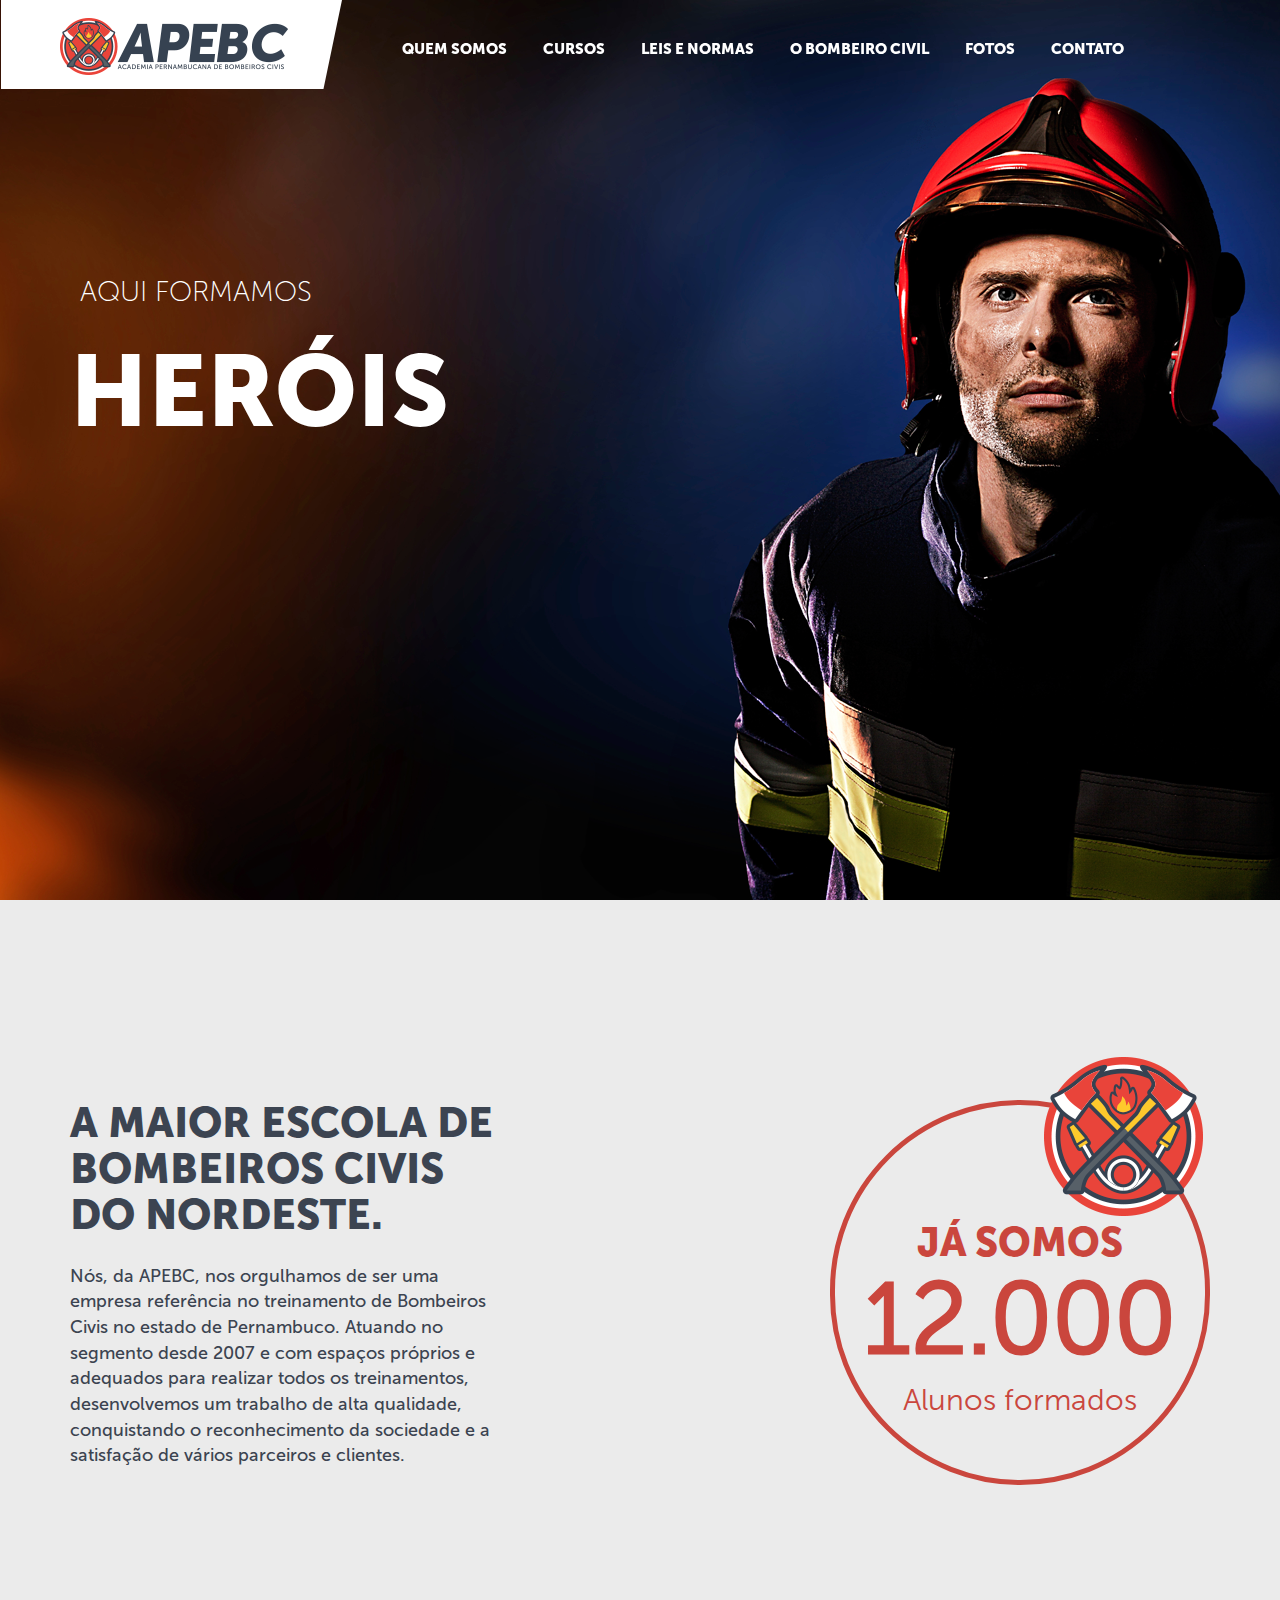
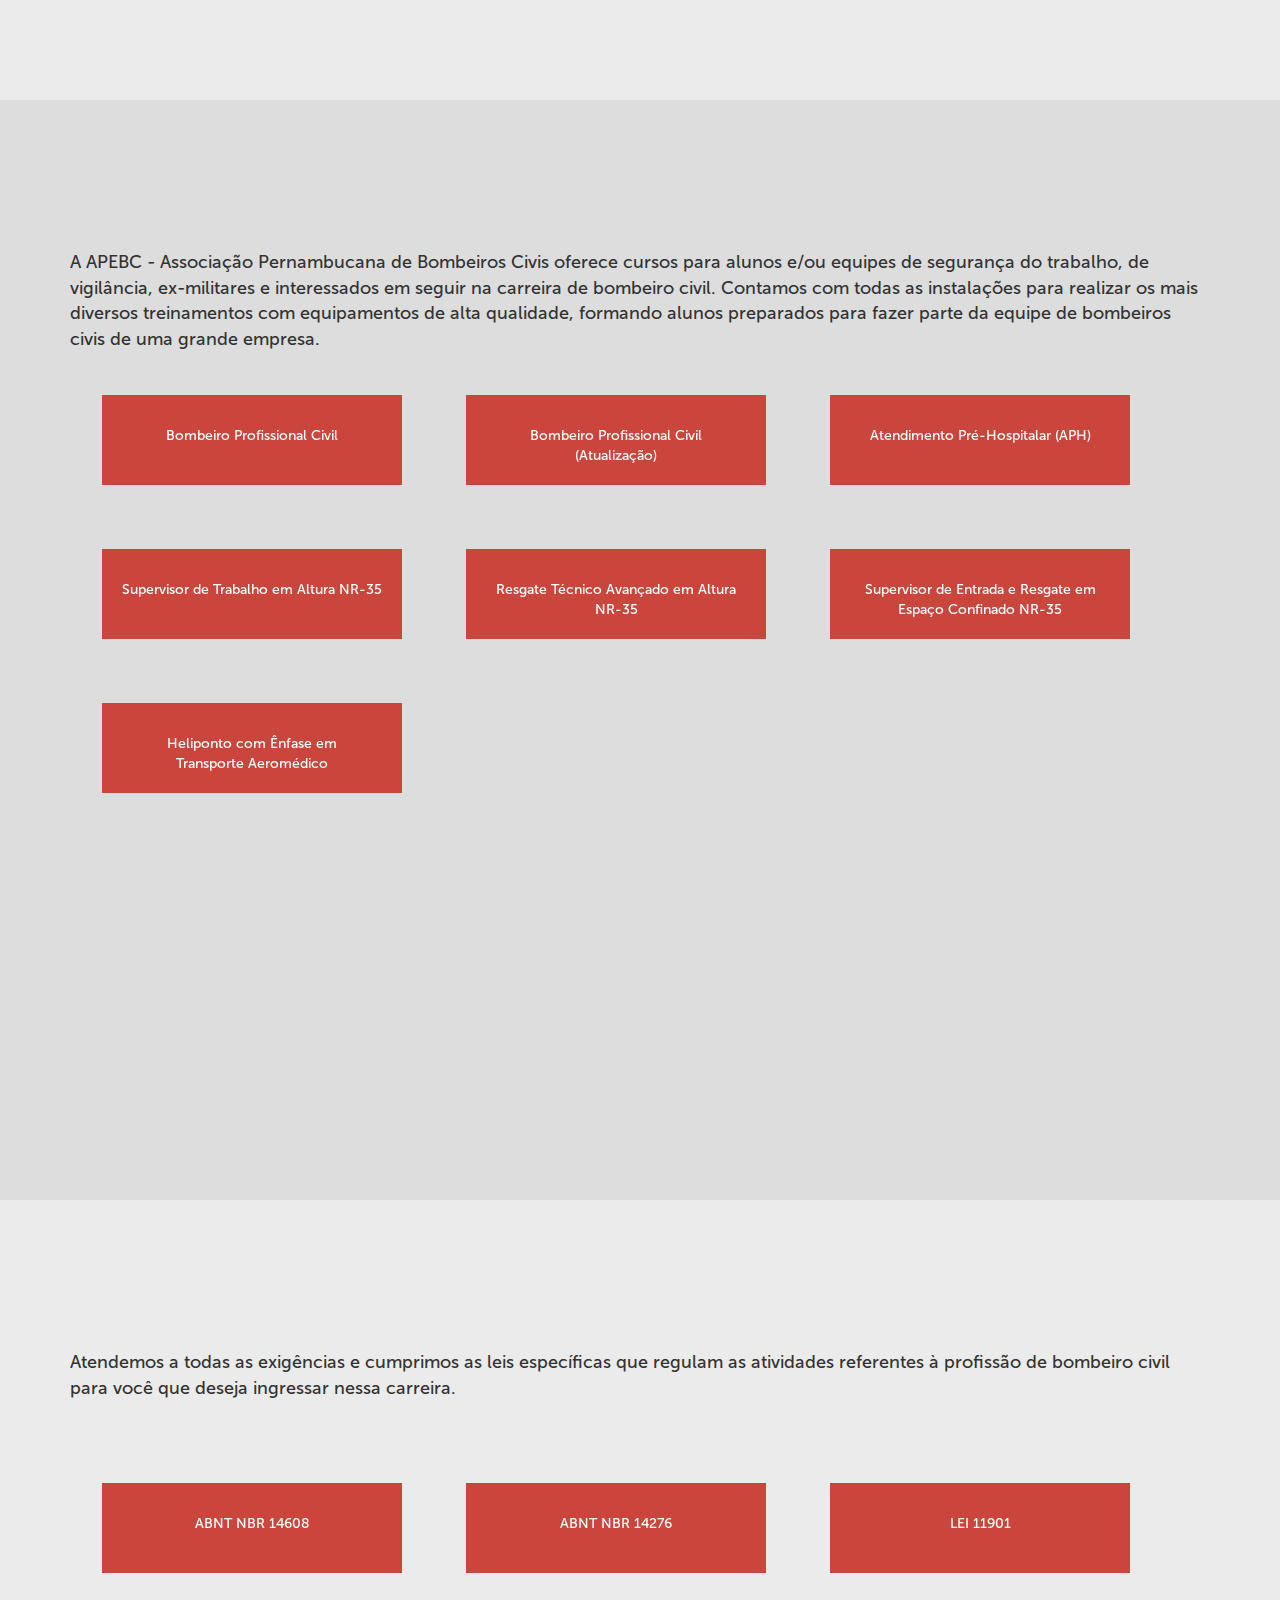
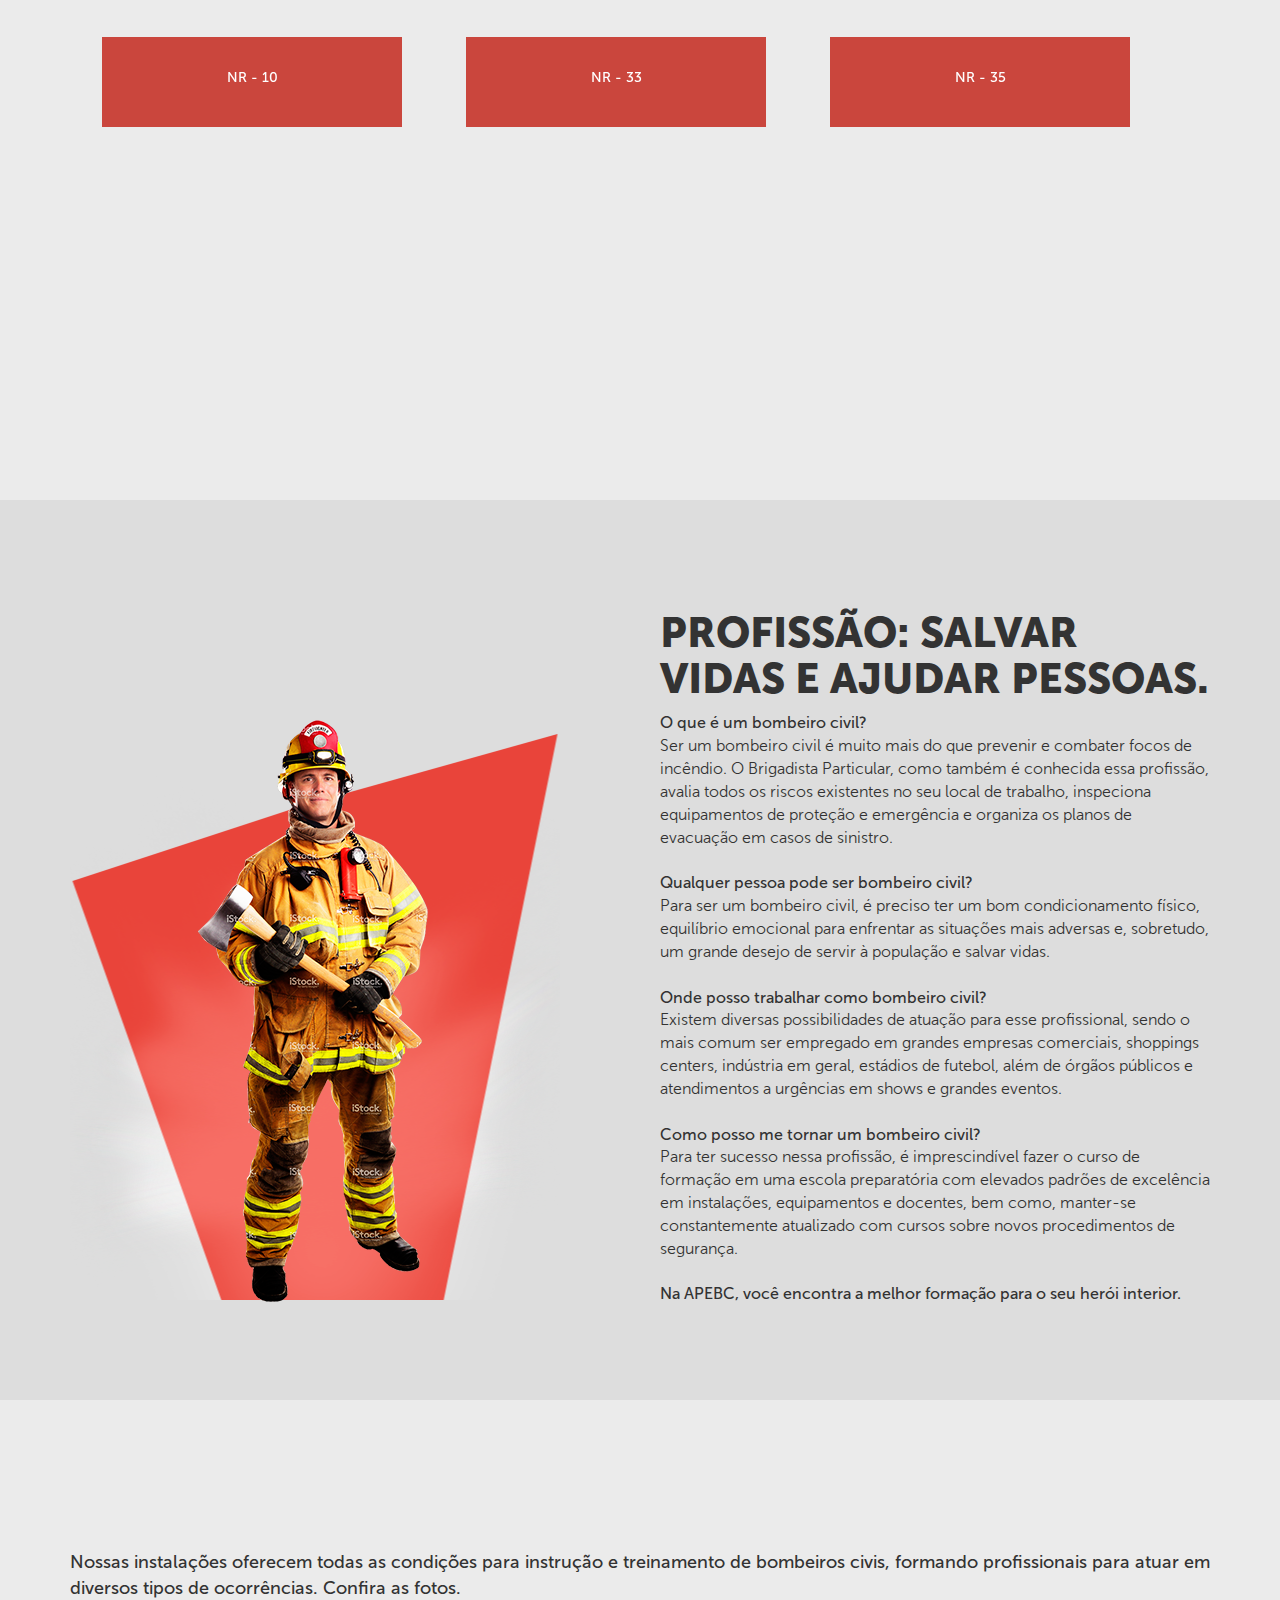
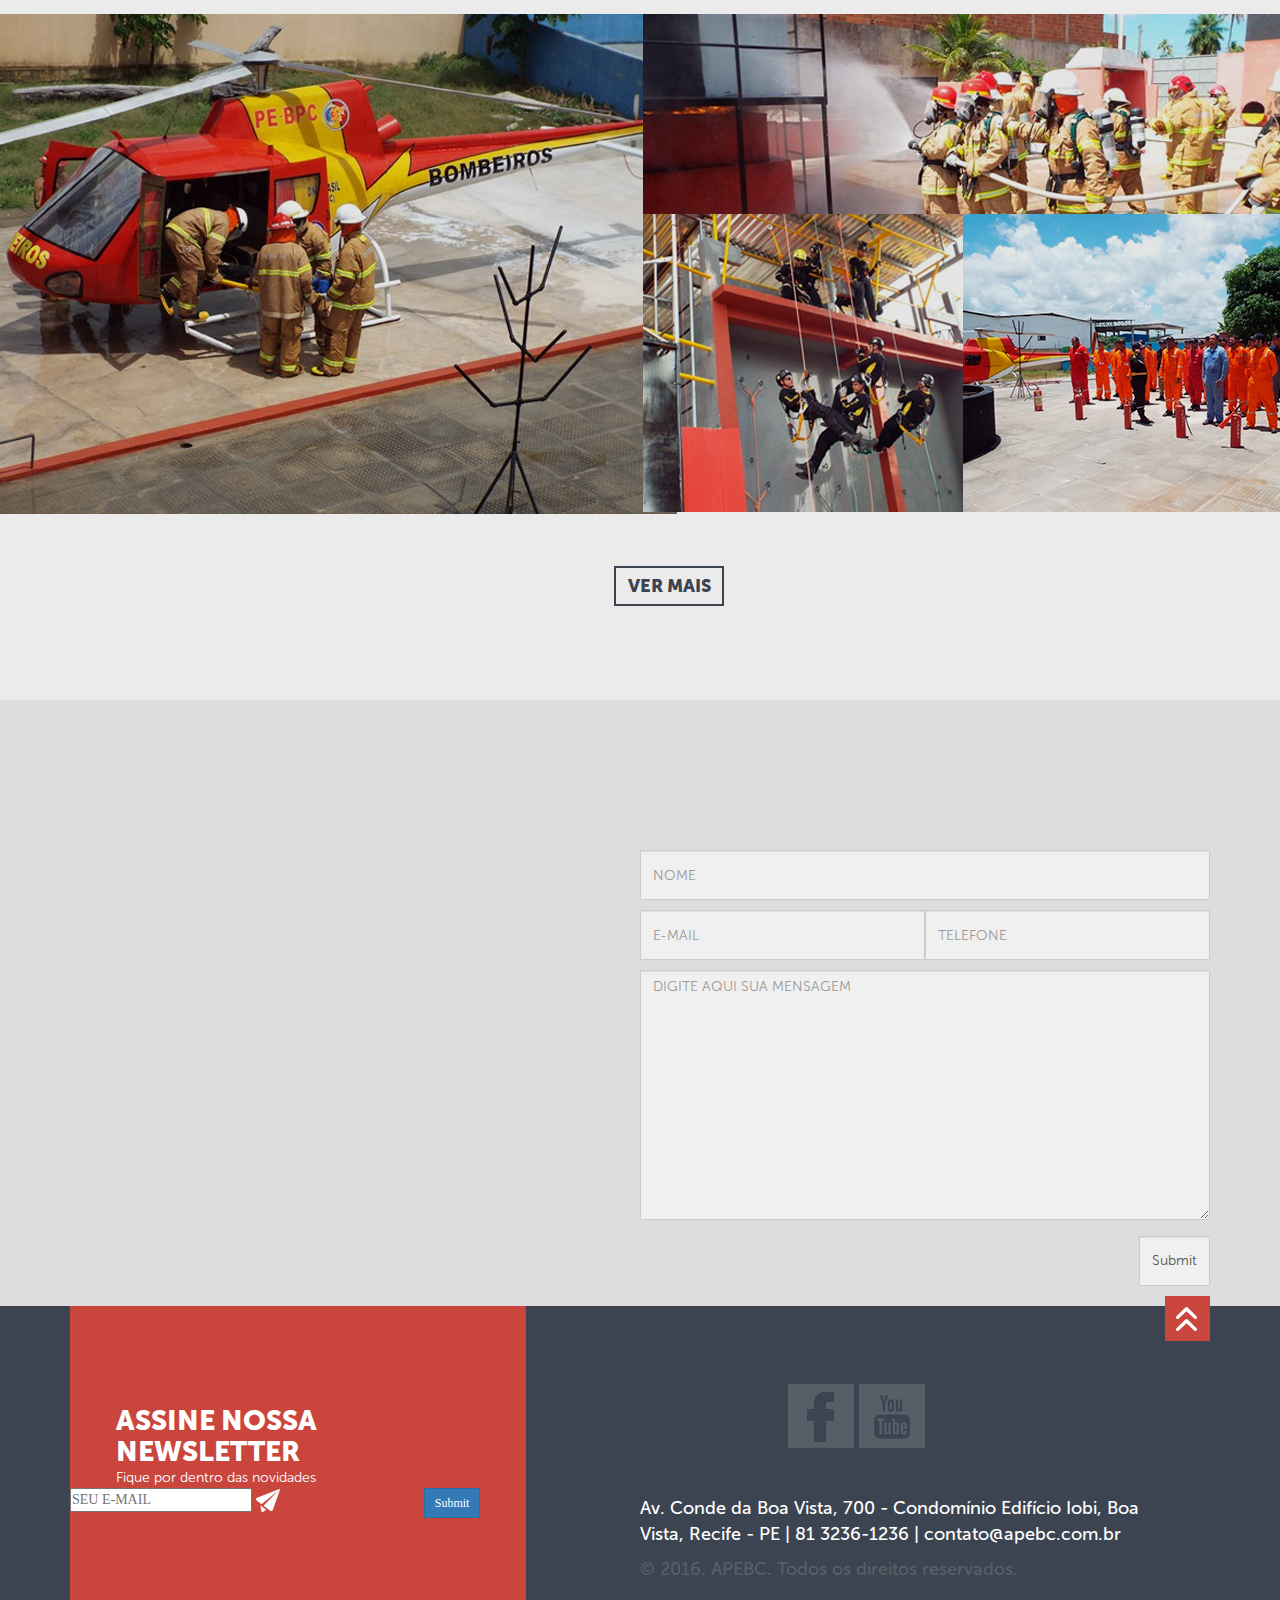
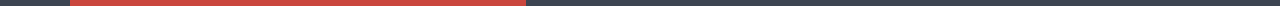
<file: index.html>
<!doctype html>
<html>
<head>
  <meta charset="utf-8">
  <meta name="description" content="">
  <meta name="keywords" content="APEBC, Academia Pernambucana de Bombeiros Civis, apebec, Bombeiros, fogo, Pernambuco, urgencia, bombeiro civil, bombeiros civis, Cursos, Curso de bombeiro, primeiros socorros, bombeiro, bombeiros apebec">
  <meta name="viewport" content="width=device-width, initial-scale=1">
  <title>APEBC</title>
  <link rel="stylesheet" href="css/style2.css">
  <link type="text/css" rel="stylesheet" href="css/lightgallery.css"/>
  <link type="text/css" rel="stylesheet" href="css/galeria.css"/>   
  <link rel="stylesheet" href="css/bootstrap.css"><!-- versão 3.3.6-->
  <script src="https://ajax.googleapis.com/ajax/libs/jquery/1.11.3/jquery.min.js"></script>
  <script scr="js/bootstrap.js"></script>
  <script type="text/javascript" src="js/highlight.pack.js"></script>
  <script type="text/javascript" src="js/modernizr.custom.min.js"></script>
  <!-- <script type="text/javascript" src="js/examples.js"></script> -->
  <!-- <script type="text/javascript" src="js/lib/greensock/TweenMax.min.js"></script> -->
    <!--<script type="text/javascript" src="js/ScrollMagic.js"></script>
    <script type="text/javascript" src="js/plugins/animation.gsap.js"></script>
    <script type="text/javascript" src="js/plugins/debug.addIndicators.js"></script>-->


  </head>

  <body>
    <nav id="header" class=" nav-home navbar navbar-fixed-top">
      <div id="header-container" class="navbar-container">
        <div class="navbar-header">
          <button type="button" class="navbar-toggle collapsed" data-toggle="collapse" data-target="#navbar" aria-expanded="false" aria-controls="navbar">
            <span class="sr-only">Toggle navigation</span>
            <span class="icon-bar"></span>
            <span class="icon-bar"></span>
            <span class="icon-bar"></span>
          </button>
          <a id="brand" class="navbar-brand logo-home" onclick="rolar_para('.home')" href="#"> 
            <img src="img/logo-bg.png" alt="APEBC - Academica Pernambucana de Bombeiros civis">
          </a>
        </div>
        <div id="navbar" class="collapse navbar-collapse">
          <ul class="nav navbar-nav">
            <li><a href="#quemsomos" onclick="rolar_para('.quem-somos')">
              QUEM SOMOS
            </a></li>
            <li><a href="#cursos" onclick="rolar_para('.cursos')">CURSOS</a></li>
            <li><a href="#leisenormas" onclick="rolar_para('.leis-normas')">LEIS E NORMAS</a></li>
            <li><a href="#bombeiro" onclick="rolar_para('.bombeiro')">O BOMBEIRO CIVIL</a></li>
            <li><a href="#fotos" onclick="rolar_para('.fotos')">FOTOS</a></li>
            <!--<li><a href="#videos" onclick="rolar_para('.videos')">VÍDEOS</a></li>-->
            <li><a href="#contato" onclick="rolar_para('.contato')">CONTATO</a></li>
          </ul>
        </div><!-- /.nav-collapse -->
      </div><!-- /.container -->
    </nav><!-- /.navbar -->

    <header class="home">


      <div class="container">

       <h1 class="texto-header">
        <span>Aqui formamos</span>
        <br>Heróis 

      </h1>

    </div>

  </header>

  <section class="quem-somos" id="">

    <div class="container">
      <div class="texto-quem">

        <h1>A MAIOR ESCOLA DE BOMBEIROS CIVIS DO NORDESTE.</h1>
        <p>Nós, da APEBC, nos orgulhamos de ser uma empresa referência no treinamento de Bombeiros Civis no estado de Pernambuco. Atuando no segmento desde 2007 e com espaços próprios e adequados para realizar todos os treinamentos, desenvolvemos um trabalho de alta qualidade, conquistando o reconhecimento da sociedade e a satisfação de vários parceiros e clientes.</p>

      </div> <!-- fim div.texto-quem -->

      <div class="contador">
        <img src="img/icon.png" alt="APEBC - Academia Pernambucana de Bombeiros Civis">

        <h2>Já somos <br><span><b>12.000</b><br> Alunos formados</span></h2>
      </div> <!-- fim div.contador -->

    </div> <!-- fim div.container -->

  </section> <!-- fim section quem somos -->

  <section class="cursos">

    <div class="container">

      <div class="text-cursos">
        <p>
          A APEBC - Associação Pernambucana de Bombeiros Civis oferece cursos para alunos e/ou equipes de segurança do trabalho, de vigilância, ex-militares e interessados em seguir na carreira de bombeiro civil. Contamos com todas as instalações para realizar os mais diversos treinamentos com equipamentos de alta qualidade, formando alunos preparados para fazer parte da equipe de bombeiros civis de uma grande empresa.
        </p>
      </div>  
      
      <div class="grid-cursos">
        <a href="curso.html" class="btn btn-cursos">Bombeiro Profissional Civil</a>

        <a href="curso.html" class="btn btn-cursos">Bombeiro Profissional Civil <br>(Atualização)</a>

        <a href="curso.html" class="btn btn-cursos">Atendimento Pré-Hospitalar (APH)</a>

        <a href="curso-sup-trab-altura.html" class="btn btn-cursos">Supervisor de Trabalho em Altura NR-35 </a>

        <a href="curso-resgate-tec-avancado-trab-nr35.html" class="btn btn-cursos">Resgate Técnico Avançado em Altura <br>NR-35</a>

        <a href="curso-espaco-conf-NR-33.html" class="btn btn-cursos">Supervisor de Entrada e Resgate em <br>Espaço Confinado NR-35</a>

        <a href="curso.html" class="btn btn-cursos">Heliponto com Ênfase em <br>Transporte Aeromédico</a>
      </div>
      <!-- grade com selos
      <div class="grid-cursos">

        <a href="curso.html" class="grid grid-curso1">Bombeiro Profissional Civil</a>

        <a href="curso.html" class="grid grid-curso2">Bombeiro Profissional Civil (Atualização)</a>

        <a href="curso.html" class="grid grid-curso3">Atendimento Pré-Hospitalar (APH)</a>

        <a href="curso.html" class="grid grid-curso4">Supervisor de Trabalho em Altura NR-35 </a>

        <a href="curso-resgate-tec-avancado-trab-nr35.html" class="grid grid-curso5">Resgate Técnico Avançado em Altura NR-35</a>

        <a href="curso.html" class="grid grid-curso6">Supervisor de Entrada e Resgate em Espaço Confinado NR-35</a>

        <a href="curso.html" class="grid grid-curso7">Heliponto com Ênfase em Transporte Aeromédico</a>
      </div> -->
    </div> 
  </section>

  <section class="leis-normas">
    <div class="container">
      <div class="text-leis">
        Atendemos a todas as exigências e cumprimos as leis específicas que regulam as atividades referentes à profissão de bombeiro civil para você que deseja ingressar nessa carreira. 
      </div>

      <a href="ABNT-NBR-14608.pdf" target="_blank" class="btn btn-leis">
        ABNT NBR 14608
      </a>

      <a href="ABNT-NBR-14276.pdf" target="_blank" class="btn btn-leis">
        ABNT NBR 14276
      </a>

      <a href="LEI-11901.pdf" target="_blank" class="btn btn-leis">
        LEI 11901
      </a>

      <a href="NR-10.pdf" target="_blank" class="btn btn-leis">
        NR - 10
      </a>

      <a href="NR-33.pdf" target="_blank" class="btn btn-leis">
        NR - 33
      </a>

      <a href="NR-35.pdf" target="_blank" class="btn btn-leis">
        NR - 35
      </a>

    </div>
  </section>

  <section class="bombeiro">
    <div class="container">
      <div class="header-bombeiro">
        <img src="img/bombeiro.png" alt="APEBC - Academia Pernambucana de Bombeiros Civis O bombeiro civil">
      </div>

      <div class="text-bombeiro">
        <h1>Profissão: salvar vidas e ajudar pessoas.</h1>

        <p> 
          <span>O que é um bombeiro civil?</span><br>

          Ser um bombeiro civil é muito mais do que prevenir e combater focos de incêndio. O Brigadista Particular, como também é conhecida essa profissão, avalia todos os riscos existentes no seu local de trabalho, inspeciona equipamentos de proteção e emergência e organiza os planos de evacuação em casos de sinistro.  <br><br>

          <span>Qualquer pessoa pode ser bombeiro civil?</span><br>

          Para ser um bombeiro civil, é preciso ter um bom condicionamento físico, equilíbrio emocional para enfrentar as situações mais adversas e, sobretudo, um grande desejo de servir à população e salvar vidas.   <br><br>

          <span>Onde posso trabalhar como bombeiro civil?</span><br>

          Existem diversas possibilidades de atuação para esse profissional, sendo o mais comum ser empregado em grandes empresas comerciais, shoppings centers, indústria em geral, estádios de futebol, além de órgãos públicos e atendimentos a urgências em shows e grandes eventos. <br><br>

          <span>Como posso me tornar um bombeiro civil?</span><br>

          Para ter sucesso nessa profissão, é imprescindível fazer o curso de formação em uma escola preparatória com elevados padrões de excelência em instalações, equipamentos e docentes, bem como, manter-se constantemente atualizado com cursos sobre novos procedimentos de segurança. <br><br>

          <span>Na APEBC, você encontra a melhor formação para o seu herói interior.</span>

        </p>

      </div>

    </div>
  </section>

  <section class="fotos">
    <div class="container">
      <p class="text-fotos">
        Nossas instalações oferecem todas as condições para instrução e treinamento de bombeiros civis, formando profissionais para atuar em diversos tipos de ocorrências. Confira as fotos.
      </p>
    </div>

    <section class="fotos">
      <div class="demo-gallery">
        <ul id="lightgallery" class="list-unstyled row">
          <li href="img/1.png" class="foto1">
            <a href="">
              <img src="img/thumb1.png" />
              <div class="demo-gallery-poster">
                <img src="img/zoom.png">
              </div> 
            </a>

          </li>
          <li href="img/2.png" class="foto2">
            <a href="">
              <img src="img/thumb2-1.png" />
              <div class="demo-gallery-poster">
                <img src="img/zoom.png">
              </div> 
            </a>
          </li>

          <li href="img/3.png" class="foto3">
            <a href="">
              <img src="img/thumb3-1.png" />
              <div class="demo-gallery-poster">
                <img src="img/zoom.png">
              </div> 
            </a>
          </li>

          <li href="img/4.png" class="foto4"> 
            <a href="">
              <img src="img/thumb4-1.png" />
              <div class="demo-gallery-poster">
                <img src="img/zoom.png">
              </div> 
            </a>
          </li>

        </ul>
      </div>
      <button class="btn-fotos" onclick="window.location.href='galeria.html'">
        ver mais
      </button>

    </section>


  </section>

  <!-- seção de videos irá ser ocultada enquanto não houver videos para colocar

  <section class="videos">
    <div class="container">
      <p class="text-videos">
        Assista aos vídeos com demonstrações de nossas aulas.
      </p>
      <!-- THE YOUTUBE PLAYER 
      <div class="vid-container">
        <iframe id="vid_frame" src="http://www.youtube.com/embed/pXeLu0L91xI?rel=0&showinfo=0&autohide=1" frameborder="0" width="560" height="315"></iframe>
      </div>

      <!-- THE PLAYLIST 
      <div class="vid-list-container">
        <div class="vid-list">

          <div class="vid-item" onClick="document.getElementById('vid_frame').src='http://youtube.com/embed/pXeLu0L91xI?rel=0&showinfo=1&autohide=0'">
            <div class="thumb"><img src="http://img.youtube.com/vi/pXeLu0L91xI/0.jpg"></div>
            <div class="desc">Zimbra - viva </div>
          </div>

          <div class="vid-item" onClick="document.getElementById('vid_frame').src='http://youtube.com/embed/q9P7td65NpM?autoplay=1&rel=0&showinfo=0&autohide=1'">
            <div class="thumb"><img src="http://img.youtube.com/vi/q9P7td65NpM/0.jpg"></div>
            <div class="desc">Marcelo Jeneci e Tulipa - Dia a dia, lado a lado</div>
          </div>

          <div class="vid-item" onClick="document.getElementById('vid_frame').src='http://youtube.com/embed/tMWpm_GOLaA?autoplay=1&rel=0&showinfo=0&autohide=1'">
            <div class="thumb"><img src="http://img.youtube.com/vi/tMWpm_GOLaA/0.jpg"></div>
            <div class="desc">Rubel - Quando bate aquela saudade</div>
          </div>

          <div class="vid-item" onClick="document.getElementById('vid_frame').src='http://youtube.com/embed/M4s3yTJCcmI?autoplay=1&rel=0&showinfo=0&autohide=1'">
            <div class="thumb"><img src="http://img.youtube.com/vi/M4s3yTJCcmI/0.jpg"></div>
            <div class="desc">Liniker - zero</div>
          </div>

          <div class="vid-item" onClick="document.getElementById('vid_frame').src='http://youtube.com/embed/pAEzsDaCk6A?autoplay=1&rel=0&showinfo=0&autohide=1'">
            <div class="thumb"><img src="http://img.youtube.com/vi/pAEzsDaCk6A/0.jpg"></div>
            <div class="desc">Tópaz - Se for pra tudo dar errado</div>
          </div>

          <div class="vid-item" onClick="document.getElementById('vid_frame').src='http://youtube.com/embed/y0wzDTutlmE?autoplay=1&rel=0&showinfo=0&autohide=1'">
            <div class="thumb"><img src="http://img.youtube.com/vi/y0wzDTutlmE/0.jpg"></div>
            <div class="desc">Tiago Iorc - Dia especial</div>
          </div>

          <div class="vid-item" onClick="document.getElementById('vid_frame').src='http://youtube.com/embed/IJcmLHjjAJ4?autoplay=1&rel=0&showinfo=0&autohide=1'">
            <div class="thumb"><img src="http://img.youtube.com/vi/IJcmLHjjAJ4/0.jpg"></div>
            <div class="desc">Emicida - Passarinhos</div>
          </div>

          <div class="vid-item" onClick="document.getElementById('vid_frame').src='http://youtube.com/embed/olbbAuQUZd4?autoplay=1&rel=0&showinfo=0&autohide=1'">
            <div class="thumb"><img src="http://img.youtube.com/vi/olbbAuQUZd4/0.jpg"></div>
            <div class="desc">Clarice Falcão - eu me</div>
          </div>

        </div>
      </div>

      <!-- LEFT AND RIGHT ARROWS
      <div class="arrows">
        <div class="arrow-left"><i class="fa fa-chevron-left fa-lg"><img src="img/scroll-left.png" alt=""></i></div>
        <div class="arrow-right"><i class="fa fa-chevron-right fa-lg"><img src="img/scroll-right.png" alt=""></i></div>
      </div>

    </div>
  </section> -->

  <section class="contato">
    <div class="container">
      <iframe src="https://www.google.com/maps/embed?pb=!1m18!1m12!1m3!1d3950.415133848705!2d-34.8894644496381!3d-8.059067868762668!2m3!1f0!2f0!3f0!3m2!1i1024!2i768!4f13.1!3m3!1m2!1s0x7ab18c0ff3d9173%3A0x8f129044af27b2f!2sCondom%C3%ADnio+Edif%C3%ADcio+Iobi+-+Av.+Conde+da+Boa+Vista%2C+700+-+Boa+Vista%2C+Recife+-+PE!5e0!3m2!1spt-BR!2sbr!4v1461758857858" width="40%" height="450" frameborder="0" style="border:0" allowfullscreen></iframe>
      <div class="form">
        <form role="form" action="form-to-contato.php" method="post" name="contato" id="contato">

          <input type="text" class="form-control entrada nome" id="name" name="name" placeholder="NOME" required>

          <input type="text" class="form-control entrada email" id="email" name="email" placeholder="E-MAIL" required>

          <input type="text" class="form-control entrada numero" id="number" name="number" placeholder="TELEFONE" required>

          <textarea class="form-control mensagem" type="textarea" id="message" name="message" placeholder="DIGITE AQUI SUA MENSAGEM" maxlength="140" rows="7"></textarea>
          <input type="submit" id="submit" name="submit" class="btn btn-form btn-primary btn-sm pull-right"></input> <!-- fim button -->
        </form> <!-- fim form -->
      </div>
    </div>

    <footer>
      <div class="container">
        <div class="news">
          <h1>assine nossa newsletter</h1>
          <p>Fique por dentro das novidades</p>
          <div class="campo">
            <form action="form-to-news.php" method="post" name="news">
              <input type="text" class="entrada email" id="email" name="email" placeholder="SEU E-MAIL" required>
              <input type="submit" id="submit" name="submit" class="btn btn-form btn-primary btn-sm pull-right">

                <img src="img/icon-enviar.png" alt="">
              </input>
            </form>
          </div>
        </div>
        <a href="" onclick="rolar_para('.home')" class="inicio">
          <img src="img/setas.png" alt="">
        </a>

        <div class="redes-sociais">
          <a href="https://www.facebook.com/apebctreinamentos" target="_blank" class="fb"></a>
          <a href="https://www.youtube.com/channel/UCYd61u0vEVBfiI9JqFZ9imw" target="_blank" class="youtube"></a>
        </div>

        <div class="local">
          <p>Av. Conde da Boa Vista, 700 - Condomínio Edifício Iobi, Boa Vista, Recife - PE | 81 3236-1236 | contato@apebc.com.br</p>

          <span>© 2016. APEBC. Todos os direitos reservados.</span>
        </div>
      </div>
    </footer>
  </section>


  <script src="js/jquery-2.1.1.js"></script>
  <!-- js para funcionamento de âncora do menu -->
  <script>
    function rolar_para(elemento) {
      $('html, body').animate({
        scrollTop: $(elemento).offset().top
      }, 1000);
    }
  </script>

  <!-- js para efeito do menu -->
  <script>
    $(document).ready(function(){

      var myNavBar = {

        flagAdd: true,

        elements: [],

        init: function (elements) {
          this.elements = elements;
        },

        add : function() {
          if(this.flagAdd) {
            for(var i=0; i < this.elements.length; i++) {
              document.getElementById(this.elements[i]).className += " fixed-theme";
            }
            this.flagAdd = false;
          }
        },

        remove: function() {
          for(var i=0; i < this.elements.length; i++) {
            document.getElementById(this.elements[i]).className =
            document.getElementById(this.elements[i]).className.replace( /(?:^|\s)fixed-theme(?!\S)/g , '' );
          }
          this.flagAdd = true;
        }

      };

      myNavBar.init(  [
        "header",
        "header-container",
        "brand"
        ]);

      function offSetManager(){

        var yOffset = 0;
        var currYOffSet = window.pageYOffset;

        if(yOffset < currYOffSet) {
          myNavBar.add();
        }
        else if(currYOffSet == yOffset){
          myNavBar.remove();
        }

      }

      window.onscroll = function(e) {
        offSetManager();
      }

      offSetManager();
    });
</script>

<!-- js e arquivos para galeria de fotos -->
<script src="js/lightgallery.js"></script>
<!-- <script src="js/jquery.mousewheel.min.js"></script> -->
<script src="js/lg-autoplay.js"></script>
<script src="js/lg-thumbnail.js"></script>
<script src="js/lg-fullscreen.js"></script>
<script src="js/lg-zoom.js"></script>
<script type="text/javascript">
  $(document).ready(function() {
    $("#lightgallery").lightGallery(); 
    thumbnail:true
  });
</script>

<!-- js para galeria de video -->
<script type="text/javascript">
  $(document).ready(function () {
    $(".arrow-right").bind("click", function (event) {
      event.preventDefault();
      $(".vid-list-container").stop().animate({
        scrollLeft: "+=336"
      }, 750);
    });
    $(".arrow-left").bind("click", function (event) {
      event.preventDefault();
      $(".vid-list-container").stop().animate({
        scrollLeft: "-=336"
      }, 750);
    });
  });
</script>

    <!--<script>
        $(function () { // wait for document ready
            // init
            var controller = new ScrollMagic.Controller();

            // define movement of panels
            var wipeAnimation = new TimelineMax()
                .fromTo(".quem-somos", 1, {y: "-100%"}, {y: "0%", ease: Linear.easeNone}); // in from top

            // create scene to pin and link animation
            new ScrollMagic.Scene({
                    triggerElement: "#pinContainer",
                    triggerHook: "onLeave",
                    duration: "300%"
                })
                .setPin("#pinContainer")
                .setTween(wipeAnimation)
                .addIndicators() // add indicators (requires plugin)
                .addTo(controller);
        });
    </script>

    <script>
        $ ( "# Container"). Pedreiro ({
            itemSelector: ".box",
            Proporção: 1,5,
            tamanhos: [
            [1,1],
            [1,2],
            [2,2]
            ],
            colunas: [
            [0,480,1],
            [480,780,2],
            [780,1080,3],
            [1080,1320,4],
            [1320,1680,5]
            ],
            promovido: [
            [ 'Nome_da_classe', 2, 1],
            [ 'Nome_da_classe', 2, 3],
            [ 'Nome_da_classe', 3, 3],
            ],
            enchimento: {
                itemSelector: '.fillerBox',
                filler_class: 'custom_filler',
                keepDataAndEvents: false
            },
            Layout: 'fluido',
            sarjeta: 10
        },função(){
            console.log ( "Complete!")
        });
      </script>-->



    </body>
    </html>
</file>
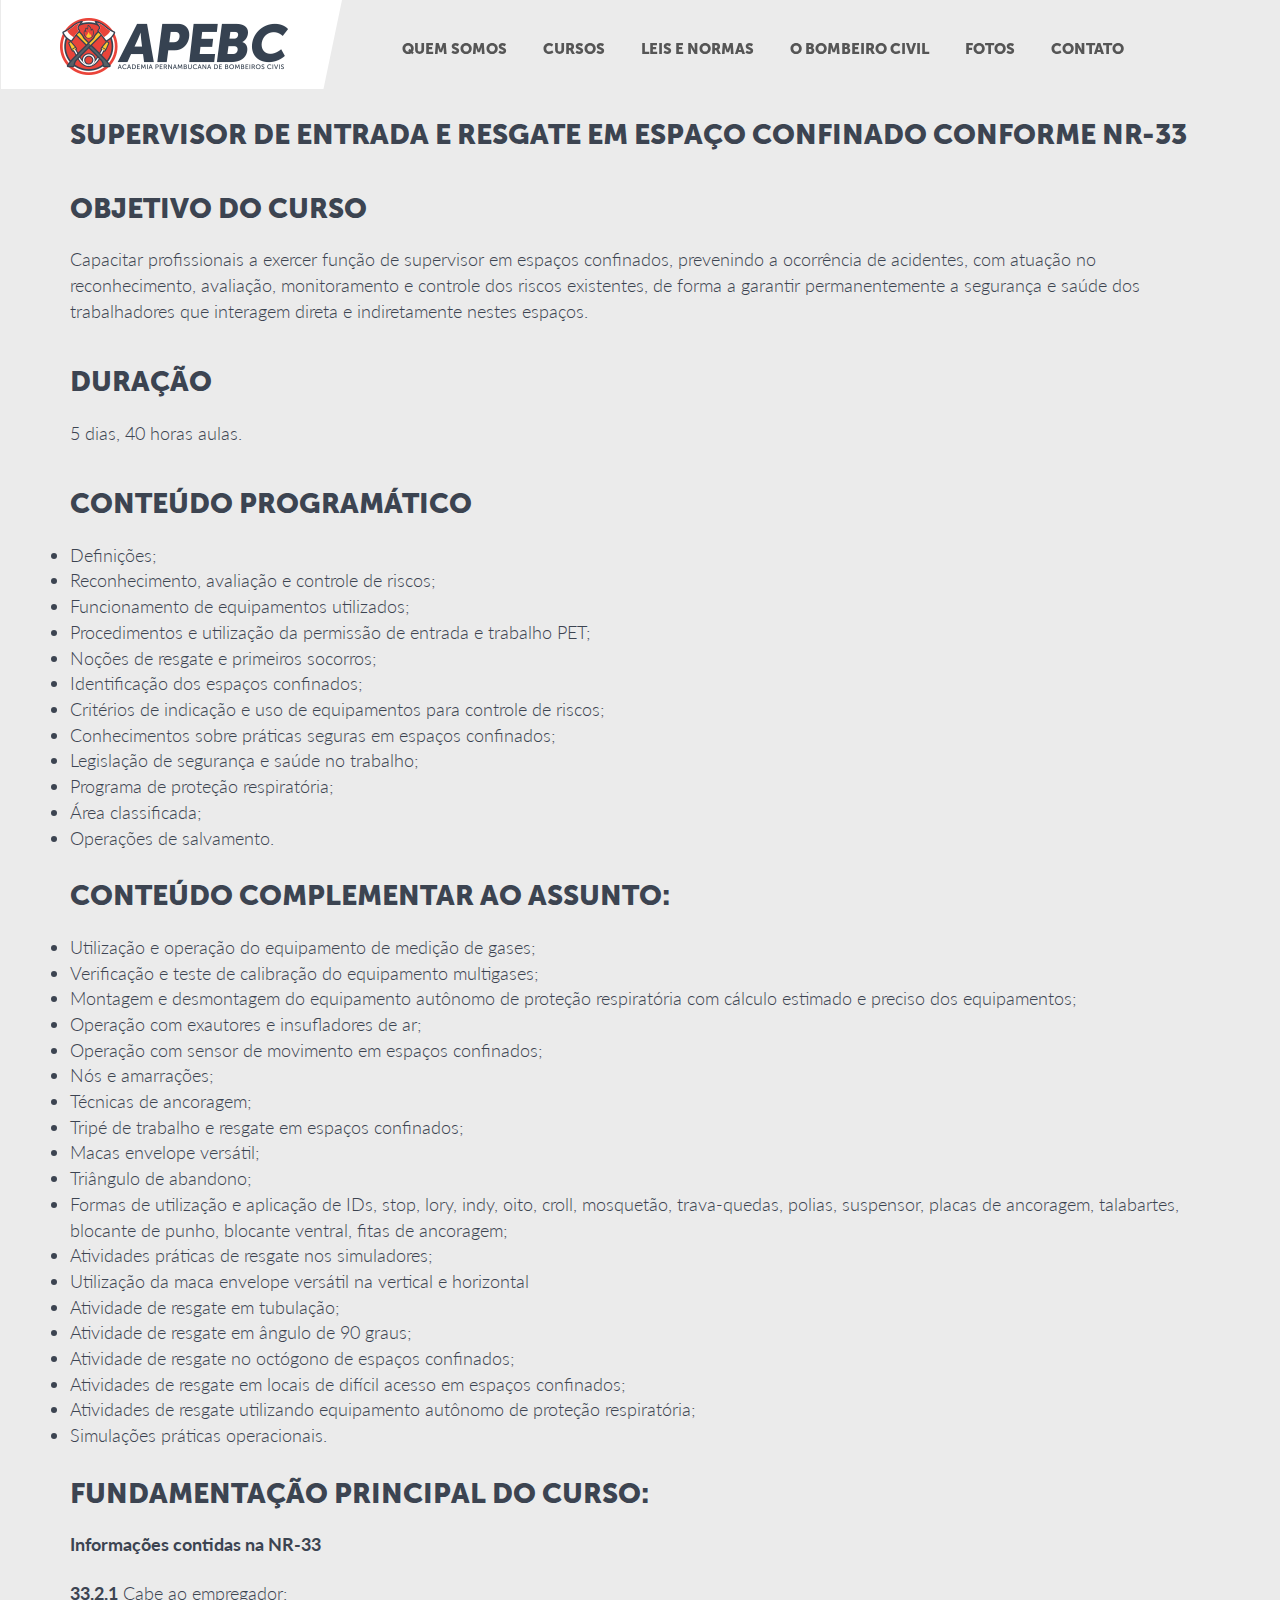
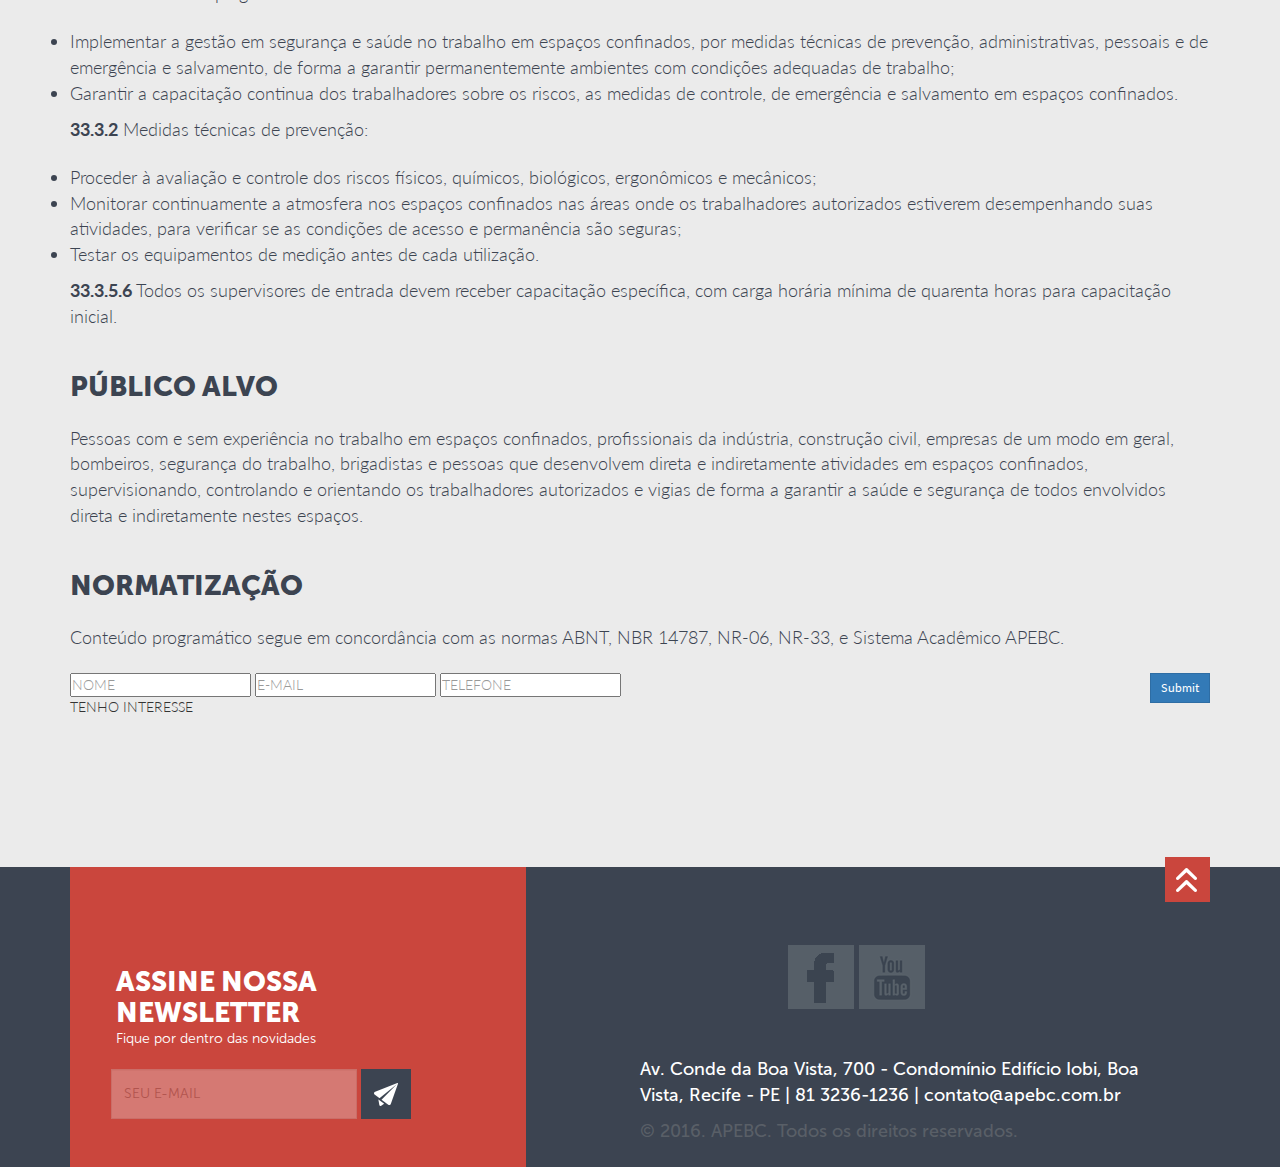
<file: curso-espaco-conf-NR-33.html>
<!doctype html>
<html>
    <head>
    <meta charset="utf-8">
    <meta name="description" content="">
    <meta name="keywords" content="APEBC, Academia Pernambucana de Bombeiros Civis, apebec, Bombeiros, fogo, Pernambuco, urgencia, bombeiro civil, bombeiros civis, Cursos, Curso de bombeiro, primeiros socorros, bombeiro, bombeiros apebec">
    <meta name="viewport" content="width=device-width, initial-scale=1">
    <title>APEBC</title>
    <link rel="stylesheet" href="css/style2.css">
    <link type="text/css" rel="stylesheet" href="css/galeria.css"/>
    <link rel="stylesheet" type="text/css" href="css/default.css"/>  
    <link rel="stylesheet" href="css/bootstrap.css"><!-- versão 3.3.6-->
    <script src="https://ajax.googleapis.com/ajax/libs/jquery/1.11.3/jquery.min.js"></script>
    <script scr="js/bootstrap.js"></script>
    </head>
    <body>
    <header>
        <nav id="header" class=" nav-home navbar navbar-fixed-top">
            <div id="header-container" class="navbar-container">
                <div class="navbar-header">
                    <button type="button" class="navbar-toggle collapsed" data-toggle="collapse" data-target="#navbar" aria-expanded="false" aria-controls="navbar">
                        <span class="sr-only">Toggle navigation</span>
                        <span class="icon-bar"></span>
                        <span class="icon-bar"></span>
                        <span class="icon-bar"></span>
                    </button>
                    <a id="brand" class="navbar-brand logo-home" onclick="rolar_para('.home')" href="index.html"> 
                        <img src="img/logo-bg.png" alt="APEBC - Academica Pernambucana de Bombeiros civis">
                    </a>
                </div>
                <div id="navbar" class="collapse navbar-collapse">
                    <ul class="nav navbar-nav">
                        <li><a href="index.html" onclick="rolar_para('.quem-somos')">
                            QUEM SOMOS
                        </a></li>
                        <li><a href="index.html#cursos" onclick="rolar_para('.cursos')">CURSOS</a></li>
                        <li><a href="index.html" onclick="rolar_para('.leis-normas')">LEIS E NORMAS</a></li>
                        <li><a href="index.html" onclick="rolar_para('.bombeiro')">O BOMBEIRO CIVIL</a></li>
                        <li><a href="index.html" onclick="rolar_para('.fotos')">FOTOS</a></li>
                        <!--<li><a href="index.html" onclick="rolar_para('.videos')">VIDEOS</a></li>-->
                        <li><a href="index.html" onclick="rolar_para('.contato')">CONTATO</a></li>
                    </ul>
                </div><!-- /.nav-collapse -->
            </div><!-- /.container -->
        </nav><!-- /.navbar -->
    </header>

      
    <section class="curso-content">
        <div class="container">
            <div class="infos-curso">
                <h1>Supervisor de entrada e resgate em espaço confinado conforme NR-33</h1>
                <h1>Objetivo do curso</h1>
                <p>Capacitar profissionais a exercer função de supervisor em espaços confinados, prevenindo a ocorrência de acidentes, com atuação no reconhecimento, avaliação, monitoramento e controle dos riscos existentes, de forma a garantir permanentemente a segurança e saúde dos trabalhadores que interagem direta e indiretamente nestes espaços.
                </p>
                <h1>Duração</h1>
                <p>5 dias, 40 horas aulas.</p>
                <h1>Conteúdo programático</h1>
                <ul>
                    <li>Definições;</li>
                    <li>Reconhecimento, avaliação e controle de riscos;</li>
                    <li>Funcionamento de equipamentos utilizados;</li>
                    <li>Procedimentos e utilização da permissão de entrada e trabalho PET;</li>
                    <li>Noções de resgate e primeiros socorros;</li>
                    <li>Identificação dos espaços confinados;</li>
                    <li>Critérios de indicação e uso de equipamentos para controle de riscos;</li>
                    <li>Conhecimentos sobre práticas seguras em espaços confinados;</li>
                    <li>Legislação de segurança e saúde no trabalho;</li>
                    <li>Programa de proteção respiratória;</li>
                    <li>Área classificada;</li>
                    <li>Operações de salvamento.</li>
                </ul>

                <h1>Conteúdo complementar ao assunto:</h1>
                <ul>
                    <li>Utilização e operação do equipamento de medição de gases;</li>
                    <li>Verificação e teste de calibração do equipamento multigases;</li>
                    <li>Montagem e desmontagem do equipamento autônomo de proteção respiratória com cálculo estimado e preciso dos equipamentos;</li>
                    <li>Operação com exautores e insufladores de ar;</li>
                    <li>Operação com sensor de movimento em espaços confinados;</li>
                    <li>Nós e amarrações;</li>
                    <li>Técnicas de ancoragem;</li>
                    <li>Tripé de trabalho e resgate em espaços confinados;</li>
                    <li>Macas envelope versátil;</li>
                    <li>Triângulo de abandono;</li>
                    <li>Formas de utilização e aplicação de IDs, stop, lory, indy, oito, croll, mosquetão, trava-quedas, polias, suspensor, placas de ancoragem, talabartes, blocante de punho, blocante ventral, fitas de ancoragem;</li> 
                    <li>Atividades práticas de resgate nos simuladores;</li>
                    <li>Utilização da maca envelope versátil na vertical e horizontal</li>
                    <li>Atividade de resgate em tubulação;</li>
                    <li>Atividade de resgate em ângulo de 90 graus;</li>
                    <li>Atividade de resgate no octógono de espaços confinados;</li>
                    <li>Atividades de resgate em locais de difícil acesso em espaços confinados;</li>
                    <li>Atividades de resgate utilizando equipamento autônomo de proteção respiratória;</li>
                    <li>Simulações práticas operacionais.</li>

                </ul>

                <h1>Fundamentação principal do curso:</h1>
                <p><b>Informações contidas na NR-33</b></p>
                <p><b>33.2.1</b> Cabe ao empregador:</p>
                <ul>
                    <li>Implementar a gestão em segurança e saúde no trabalho em espaços confinados, por medidas técnicas de prevenção, administrativas, pessoais e de emergência e salvamento, de forma a garantir permanentemente ambientes com condições adequadas de trabalho;</li>
                    <li>Garantir a capacitação continua dos trabalhadores sobre os riscos, as medidas de controle, de emergência e salvamento em espaços confinados.</li>
                </ul>
                <p><b>33.3.2</b> Medidas técnicas de prevenção: </p>
                <ul>
                    <li>Proceder à avaliação e controle dos riscos físicos, químicos, biológicos, ergonômicos e mecânicos;</li>
                    <li>Monitorar continuamente a atmosfera nos espaços confinados nas áreas onde os trabalhadores autorizados estiverem desempenhando suas atividades, para verificar se as condições de acesso e permanência são seguras;</li>
                    <li>Testar os equipamentos de medição antes de cada utilização.</li>
                </ul>
                <p><b>33.3.5.6</b> Todos os supervisores de entrada devem receber capacitação específica, com carga horária mínima de quarenta horas para capacitação inicial.</p>

                <h1>Público alvo</h1>
                <p>Pessoas com e sem experiência no trabalho em espaços confinados, profissionais da indústria, construção civil, empresas de um modo em geral, bombeiros, segurança do trabalho, brigadistas e pessoas que desenvolvem direta e indiretamente atividades em espaços confinados, supervisionando, controlando e orientando os trabalhadores autorizados e vigias de forma a garantir a saúde e segurança de todos envolvidos direta e indiretamente nestes espaços.</p>

                <h1>Normatização</h1>
                <p>Conteúdo programático segue em concordância com as normas ABNT, NBR 14787, NR-06, NR-33, e Sistema Acadêmico APEBC.</p>
            </div>

            <section class="interesse">
                <form action="form-to-curso.php" method="post" name="espaco-conf">
                    <input type="hidden" name="curso" value="Supervisor de entrada e saida em espaco confinado NR-33">
                    <input type="text" class="form-control entrada nome" id="name" name="name" placeholder="NOME" required>
                    <input type="text" class="form-control entrada email" id="email" name="email" placeholder="E-MAIL" required>
                    <input type="text" class="form-control entrada numero" id="address" name="number" placeholder="TELEFONE" required>

                    <input type="submit" id="submit" name="submit" class="btn btn-form btn-primary btn-sm pull-right">
                        <p>TENHO INTERESSE</p>
                    </input>

                </form>
            </section>

        </div>
    </section>


    <footer>
        <div class="container">
            <div class="news">
                <h1>assine nossa newsletter</h1>
                <p>Fique por dentro das novidades</p>
                <div class="campo">
                    <input type="text" class="entrada email" id="email" name="email" placeholder="SEU E-MAIL" required>
                    <button type="button" id="submit" name="submit" class="btn btn-form btn-primary btn-sm pull-right">
                        <img src="img/icon-enviar.png" alt="">
                    </button>
                </div>
            </div>
            <a href="" onclick="rolar_para('.home')" class="inicio">
                <img src="img/setas.png" alt="">
            </a>

                <div class="redes-sociais">
                    <a href="https://www.facebook.com/apebctreinamentos" target="_blank" class="fb"></a>
                    <a href="https://www.youtube.com" target="_blank" class="youtube"></a>
                </div>

                <div class="local">
                    <p>Av. Conde da Boa Vista, 700 - Condomínio Edifício Iobi, Boa Vista, Recife - PE | 81 3236-1236 | contato@apebc.com.br</p>

                    <span>© 2016. APEBC. Todos os direitos reservados.</span>
                </div>
        </div>
    </footer>

      <script>
        function rolar_para(elemento) {
          $('html, body').animate({
            scrollTop: $(elemento).offset().top
        }, 1000);
      }
    </script>
        <script>
        $(document).ready(function(){

            var myNavBar = {

                flagAdd: true,

                elements: [],

                init: function (elements) {
                    this.elements = elements;
                },

                add : function() {
                    if(this.flagAdd) {
                        for(var i=0; i < this.elements.length; i++) {
                            document.getElementById(this.elements[i]).className += " fixed-theme";
                        }
                        this.flagAdd = false;
                    }
                },

                remove: function() {
                    for(var i=0; i < this.elements.length; i++) {
                        document.getElementById(this.elements[i]).className =
                        document.getElementById(this.elements[i]).className.replace( /(?:^|\s)fixed-theme(?!\S)/g , '' );
                    }
                    this.flagAdd = true;
                }

            };

            myNavBar.init(  [
                "header",
                "header-container",
                "brand"
                ]);

            function offSetManager(){

                var yOffset = 0;
                var currYOffSet = window.pageYOffset;

                if(yOffset < currYOffSet) {
                    myNavBar.add();
                }
                else if(currYOffSet == yOffset){
                    myNavBar.remove();
                }

            }

            window.onscroll = function(e) {
                offSetManager();
            }

            offSetManager();
        });
    </script>  
      </header>        
    </body>
</html>
</file>
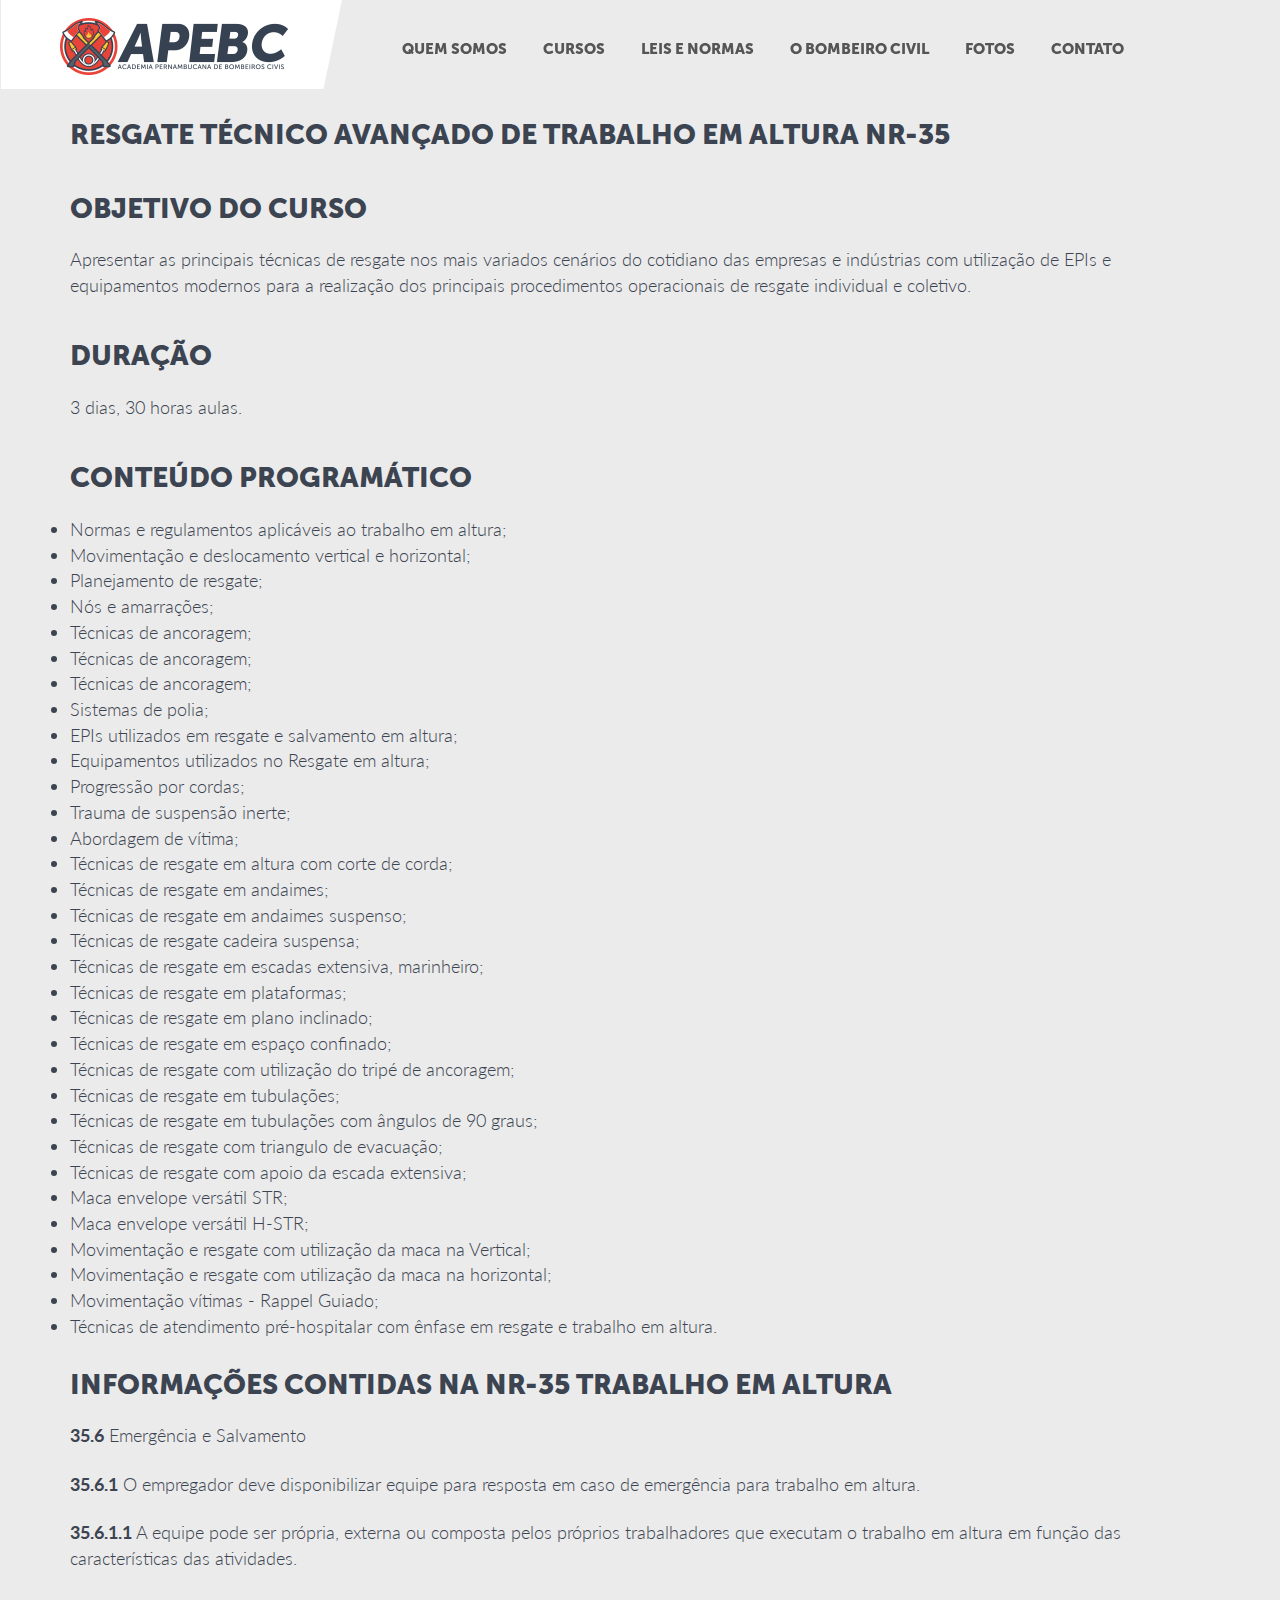
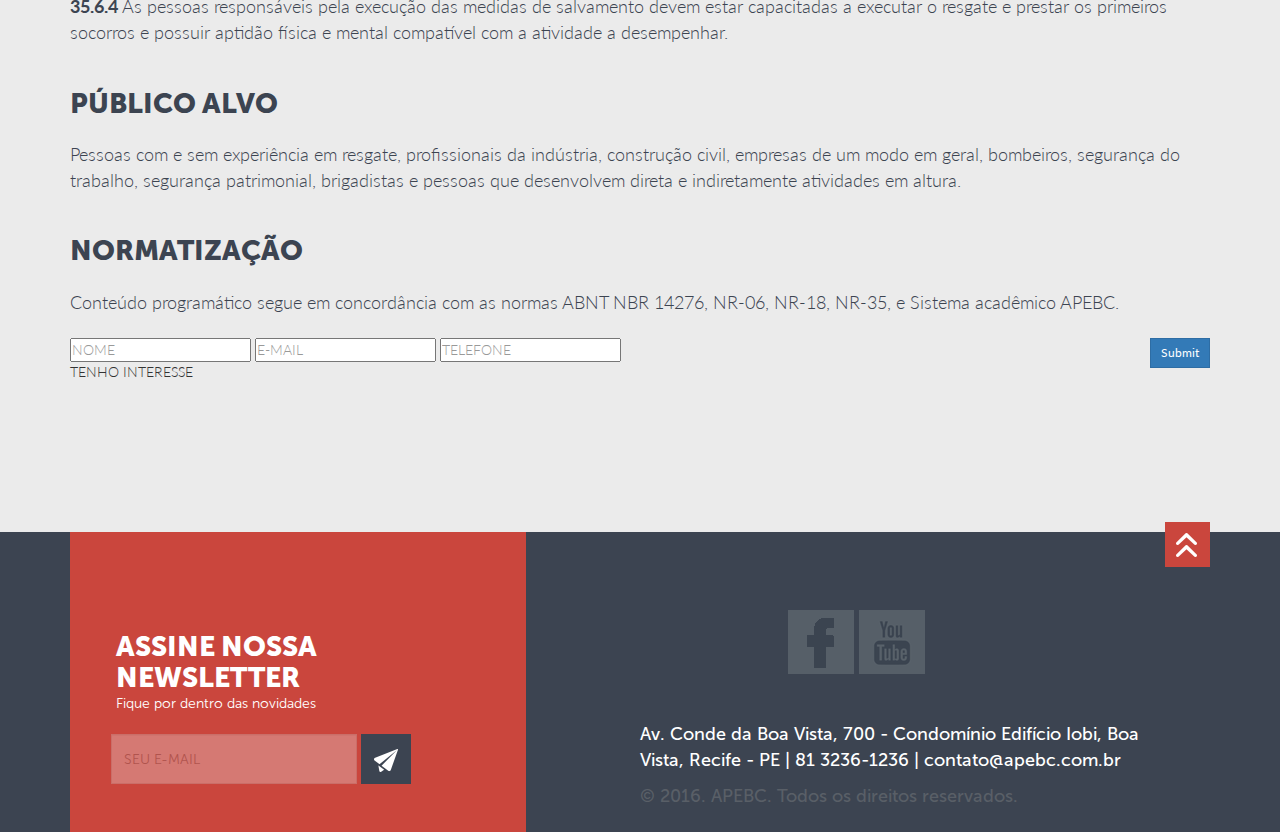
<file: curso-resgate-tec-avancado-trab-nr35.html>
<!doctype html>
<html>
    <head>
    <meta charset="utf-8">
    <meta name="description" content="">
    <meta name="keywords" content="APEBC, Academia Pernambucana de Bombeiros Civis, apebec, Bombeiros, fogo, Pernambuco, urgencia, bombeiro civil, bombeiros civis, Cursos, Curso de bombeiro, primeiros socorros, bombeiro, bombeiros apebec">
    <meta name="viewport" content="width=device-width, initial-scale=1">
    <title>APEBC</title>
    <link rel="stylesheet" href="css/style2.css">
    <link type="text/css" rel="stylesheet" href="css/galeria.css"/>
    <link rel="stylesheet" type="text/css" href="css/default.css"/>  
    <link rel="stylesheet" href="css/bootstrap.css"><!-- versão 3.3.6-->
    <script src="https://ajax.googleapis.com/ajax/libs/jquery/1.11.3/jquery.min.js"></script>
    <script scr="js/bootstrap.js"></script>
    </head>
    <body>
    <header>
        <nav id="header" class=" nav-home navbar navbar-fixed-top">
            <div id="header-container" class="navbar-container">
                <div class="navbar-header">
                    <button type="button" class="navbar-toggle collapsed" data-toggle="collapse" data-target="#navbar" aria-expanded="false" aria-controls="navbar">
                        <span class="sr-only">Toggle navigation</span>
                        <span class="icon-bar"></span>
                        <span class="icon-bar"></span>
                        <span class="icon-bar"></span>
                    </button>
                    <a id="brand" class="navbar-brand logo-home" onclick="rolar_para('.home')" href="index.html"> 
                        <img src="img/logo-bg.png" alt="APEBC - Academica Pernambucana de Bombeiros civis">
                    </a>
                </div>
                <div id="navbar" class="collapse navbar-collapse">
                    <ul class="nav navbar-nav">
                        <li><a href="index.html" onclick="rolar_para('.quem-somos')">
                            QUEM SOMOS
                        </a></li>
                        <li><a href="index.html#cursos" onclick="rolar_para('.cursos')">CURSOS</a></li>
                        <li><a href="index.html" onclick="rolar_para('.leis-normas')">LEIS E NORMAS</a></li>
                        <li><a href="index.html" onclick="rolar_para('.bombeiro')">O BOMBEIRO CIVIL</a></li>
                        <li><a href="index.html" onclick="rolar_para('.fotos')">FOTOS</a></li>
                        <!--<li><a href="index.html" onclick="rolar_para('.videos')">VIDEOS</a></li>-->
                        <li><a href="index.html" onclick="rolar_para('.contato')">CONTATO</a></li>
                    </ul>
                </div><!-- /.nav-collapse -->
            </div><!-- /.container -->
        </nav><!-- /.navbar -->
    </header>

      
    <section class="curso-content">
        <div class="container">
            <div class="infos-curso">
                <h1>Resgate técnico avançado de trabalho em altura NR-35</h1>
                <h1>Objetivo do curso</h1>
                <p>Apresentar as principais técnicas de resgate nos mais variados cenários do cotidiano das empresas e indústrias com utilização de EPIs e equipamentos modernos para a realização dos principais procedimentos operacionais de resgate individual e coletivo.  
                </p>
                <h1>Duração</h1>
                <p>3 dias, 30 horas aulas.</p>
                <h1>Conteúdo programático</h1>
                <ul>
                    <li>Normas e regulamentos aplicáveis ao trabalho em altura;</li>
                    <li>Movimentação e deslocamento vertical e horizontal;</li>
                    <li>Planejamento de resgate;</li>
                    <li>Nós e amarrações;</li>
                    <li>Técnicas de ancoragem;</li>
                    <li>Técnicas de ancoragem;</li>
                    <li>Técnicas de ancoragem;</li>
                    <li>Sistemas de polia;</li>
                    <li>EPIs utilizados em resgate e salvamento em altura;</li>
                    <li>Equipamentos utilizados no Resgate em altura;</li>
                    <li>Progressão por cordas;</li>
                    <li>Trauma de suspensão inerte;</li>
                    <li>Abordagem de vítima;</li>
                    <li>Técnicas de resgate em altura com corte de corda;</li>
                    <li>Técnicas de resgate em andaimes;</li>
                    <li>Técnicas de resgate em andaimes suspenso;</li>
                    <li>Técnicas de resgate cadeira suspensa;</li>
                    <li>Técnicas de resgate em escadas extensiva, marinheiro;</li>
                    <li>Técnicas de resgate em plataformas;</li>
                    <li>Técnicas de resgate em plano inclinado;</li>
                    <li>Técnicas de resgate em espaço confinado;</li>
                    <li>Técnicas de resgate com utilização do tripé de ancoragem;</li>
                    <li>Técnicas de resgate em tubulações;</li>
                    <li>Técnicas de resgate em tubulações com ângulos de 90 graus;</li>
                    <li>Técnicas de resgate com triangulo de evacuação;</li>
                    <li>Técnicas de resgate com apoio da escada extensiva;</li>
                    <li>Maca envelope versátil STR;</li>
                    <li>Maca envelope versátil H-STR;</li>
                    <li>Movimentação e resgate com utilização da maca na Vertical;</li>
                    <li>Movimentação e resgate com utilização da maca na horizontal;</li>
                    <li>Movimentação vítimas - Rappel Guiado;</li>
                    <li>Técnicas de atendimento pré-hospitalar com ênfase em resgate e trabalho em altura.</li>
                </ul>

                <h1>Informações contidas na NR-35 trabalho em altura</h1>
                <p><b>35.6</b> Emergência e Salvamento</p>
                <p><b>35.6.1</b> O empregador deve disponibilizar equipe para resposta em caso de emergência para trabalho em altura.</p>
                <p><b>35.6.1.1</b> A equipe pode ser própria, externa ou composta pelos próprios trabalhadores que executam o trabalho em altura em função das características das atividades.</p>
                <p><b>35.6.4</b> As pessoas responsáveis pela execução das medidas de salvamento devem estar capacitadas a executar o resgate e prestar os primeiros socorros e possuir aptidão física e mental compatível com a atividade a desempenhar.</p>

                <h1>Público alvo</h1>
                <p>Pessoas com e sem experiência em resgate, profissionais da indústria, construção civil, empresas de um modo em geral, bombeiros, segurança do trabalho, segurança patrimonial, brigadistas e pessoas que desenvolvem direta e indiretamente atividades em altura.</p>

                <h1>Normatização</h1>
                <p>Conteúdo programático segue em concordância com as normas ABNT NBR 14276, NR-06, NR-18, NR-35, e Sistema acadêmico APEBC.</p>
            </div>

            <section class="interesse">
                <form action="form-to-curso.php" method="post" name="espaco-conf">
                    <input type="hidden" name="curso" value="Resgate tecnico avancado de trabalho em altura NR-35">
                    <input type="text" class="form-control entrada nome" id="name" name="name" placeholder="NOME" required>
                    <input type="text" class="form-control entrada email" id="email" name="email" placeholder="E-MAIL" required>
                    <input type="text" class="form-control entrada numero" id="address" name="number" placeholder="TELEFONE" required>

                    <input type="submit" id="submit" name="submit" class="btn btn-form btn-primary btn-sm pull-right">
                        <p>TENHO INTERESSE</p>
                    </input>

                </form>
            </section>

        </div>
    </section>


    <footer>
        <div class="container">
            <div class="news">
                <h1>assine nossa newsletter</h1>
                <p>Fique por dentro das novidades</p>
                <div class="campo">
                    <input type="text" class="entrada email" id="email" name="email" placeholder="SEU E-MAIL" required>
                    <button type="button" id="submit" name="submit" class="btn btn-form btn-primary btn-sm pull-right">
                        <img src="img/icon-enviar.png" alt="">
                    </button>
                </div>
            </div>
            <a href="" onclick="rolar_para('.home')" class="inicio">
                <img src="img/setas.png" alt="">
            </a>

                <div class="redes-sociais">
                    <a href="https://www.facebook.com/apebctreinamentos" target="_blank" class="fb"></a>
                    <a href="https://www.youtube.com" target="_blank" class="youtube"></a>
                </div>

                <div class="local">
                    <p>Av. Conde da Boa Vista, 700 - Condomínio Edifício Iobi, Boa Vista, Recife - PE | 81 3236-1236 | contato@apebc.com.br</p>

                    <span>© 2016. APEBC. Todos os direitos reservados.</span>
                </div>
        </div>
    </footer>

      <script>
        function rolar_para(elemento) {
          $('html, body').animate({
            scrollTop: $(elemento).offset().top
        }, 1000);
      }
    </script>
        <script>
        $(document).ready(function(){

            var myNavBar = {

                flagAdd: true,

                elements: [],

                init: function (elements) {
                    this.elements = elements;
                },

                add : function() {
                    if(this.flagAdd) {
                        for(var i=0; i < this.elements.length; i++) {
                            document.getElementById(this.elements[i]).className += " fixed-theme";
                        }
                        this.flagAdd = false;
                    }
                },

                remove: function() {
                    for(var i=0; i < this.elements.length; i++) {
                        document.getElementById(this.elements[i]).className =
                        document.getElementById(this.elements[i]).className.replace( /(?:^|\s)fixed-theme(?!\S)/g , '' );
                    }
                    this.flagAdd = true;
                }

            };

            myNavBar.init(  [
                "header",
                "header-container",
                "brand"
                ]);

            function offSetManager(){

                var yOffset = 0;
                var currYOffSet = window.pageYOffset;

                if(yOffset < currYOffSet) {
                    myNavBar.add();
                }
                else if(currYOffSet == yOffset){
                    myNavBar.remove();
                }

            }

            window.onscroll = function(e) {
                offSetManager();
            }

            offSetManager();
        });
    </script>  
      </header>        
    </body>
</html>
</file>
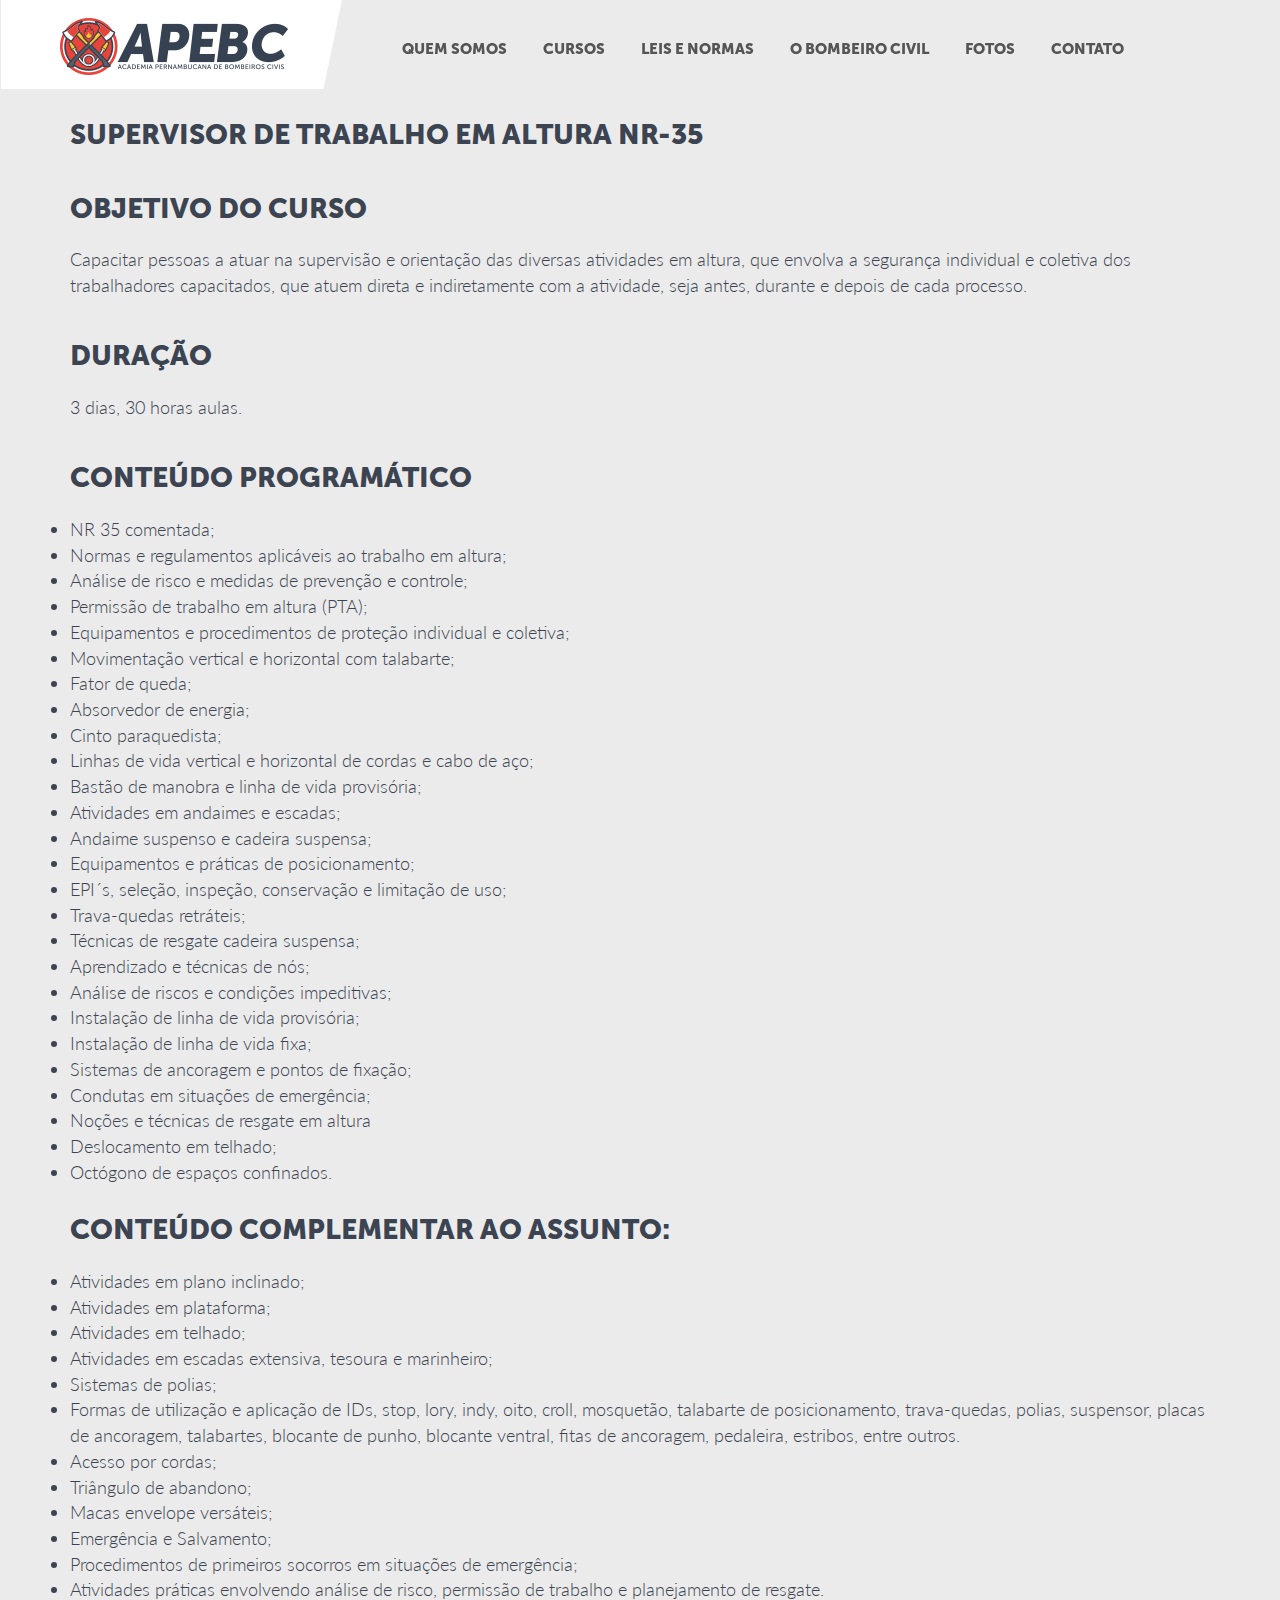
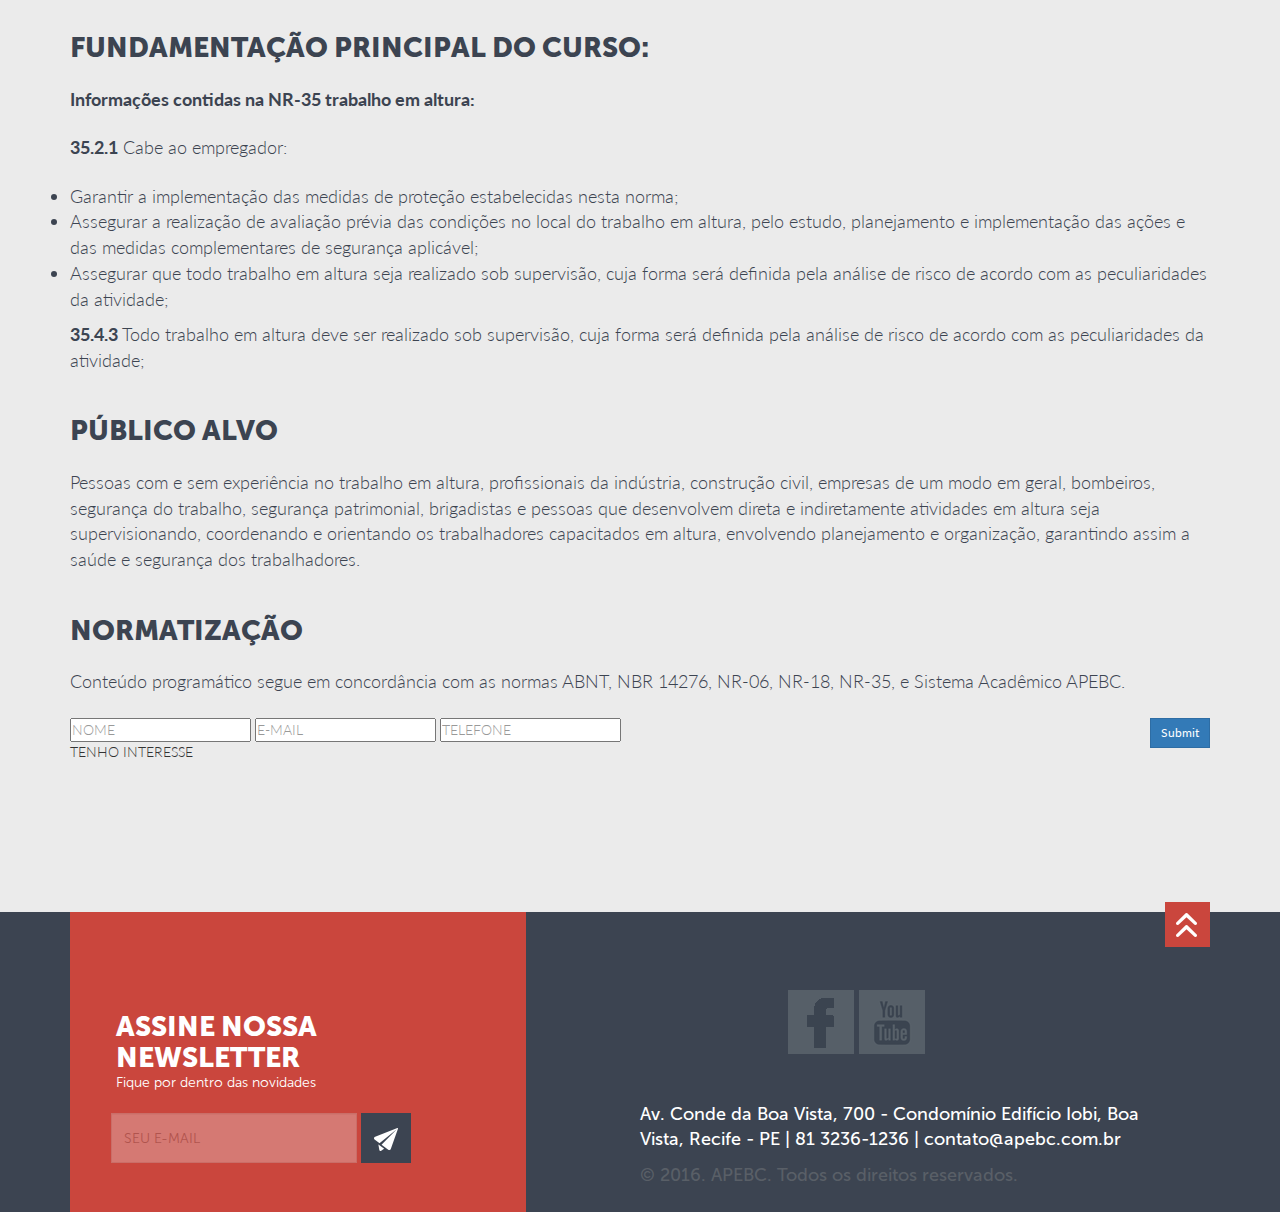
<file: curso-sup-trab-altura.html>
<!doctype html>
<html>
    <head>
    <meta charset="utf-8">
    <meta name="description" content="">
    <meta name="keywords" content="APEBC, Academia Pernambucana de Bombeiros Civis, apebec, Bombeiros, fogo, Pernambuco, urgencia, bombeiro civil, bombeiros civis, Cursos, Curso de bombeiro, primeiros socorros, bombeiro, bombeiros apebec">
    <meta name="viewport" content="width=device-width, initial-scale=1">
    <title>APEBC</title>
    <link rel="stylesheet" href="css/style2.css">
    <link type="text/css" rel="stylesheet" href="css/galeria.css"/>
    <link rel="stylesheet" type="text/css" href="css/default.css"/>  
    <link rel="stylesheet" href="css/bootstrap.css"><!-- versão 3.3.6-->
    <script src="https://ajax.googleapis.com/ajax/libs/jquery/1.11.3/jquery.min.js"></script>
    <script scr="js/bootstrap.js"></script>
    </head>
    <body>
    <header>
        <nav id="header" class=" nav-home navbar navbar-fixed-top">
            <div id="header-container" class="navbar-container">
                <div class="navbar-header">
                    <button type="button" class="navbar-toggle collapsed" data-toggle="collapse" data-target="#navbar" aria-expanded="false" aria-controls="navbar">
                        <span class="sr-only">Toggle navigation</span>
                        <span class="icon-bar"></span>
                        <span class="icon-bar"></span>
                        <span class="icon-bar"></span>
                    </button>
                    <a id="brand" class="navbar-brand logo-home" onclick="rolar_para('.home')" href="index.html"> 
                        <img src="img/logo-bg.png" alt="APEBC - Academica Pernambucana de Bombeiros civis">
                    </a>
                </div>
                <div id="navbar" class="collapse navbar-collapse">
                    <ul class="nav navbar-nav">
                        <li><a href="index.html" onclick="rolar_para('.quem-somos')">
                            QUEM SOMOS
                        </a></li>
                        <li><a href="index.html#cursos" onclick="rolar_para('.cursos')">CURSOS</a></li>
                        <li><a href="index.html" onclick="rolar_para('.leis-normas')">LEIS E NORMAS</a></li>
                        <li><a href="index.html" onclick="rolar_para('.bombeiro')">O BOMBEIRO CIVIL</a></li>
                        <li><a href="index.html" onclick="rolar_para('.fotos')">FOTOS</a></li>
                        <!--<li><a href="index.html" onclick="rolar_para('.videos')">VIDEOS</a></li>-->
                        <li><a href="index.html" onclick="rolar_para('.contato')">CONTATO</a></li>
                    </ul>
                </div><!-- /.nav-collapse -->
            </div><!-- /.container -->
        </nav><!-- /.navbar -->
    </header>

      
    <section class="curso-content">
        <div class="container">
            <div class="infos-curso">
                <h1>Supervisor de trabalho em altura NR-35</h1>
                <h1>Objetivo do curso</h1>
                <p>Capacitar pessoas a atuar na supervisão e orientação das diversas atividades em altura, que envolva a segurança individual e coletiva dos trabalhadores capacitados, que atuem direta e indiretamente com a atividade, seja antes, durante e depois de cada processo.
                </p>
                <h1>Duração</h1>
                <p>3 dias, 30 horas aulas.</p>
                <h1>Conteúdo programático</h1>
                <ul>
                    <li>NR 35 comentada;</li>
                    <li>Normas e regulamentos aplicáveis ao trabalho em altura;</li>
                    <li>Análise de risco e medidas de prevenção e controle;</li>
                    <li>Permissão de trabalho em altura (PTA);</li>
                    <li>Equipamentos e procedimentos de proteção individual e coletiva;</li>
                    <li>Movimentação vertical e horizontal com talabarte;</li>
                    <li>Fator de queda;</li>
                    <li>Absorvedor de energia;</li>
                    <li>Cinto paraquedista;</li>
                    <li>Linhas de vida vertical e horizontal de cordas e cabo de aço;</li>
                    <li>Bastão de manobra e linha de vida provisória;</li>
                    <li>Atividades em andaimes e escadas;</li>
                    <li>Andaime suspenso e cadeira suspensa;</li>
                    <li>Equipamentos e práticas de posicionamento;</li>
                    <li>EPI´s, seleção, inspeção, conservação e limitação de uso;</li>
                    <li>Trava-quedas retráteis;</li>
                    <li>Técnicas de resgate cadeira suspensa;</li>
                    <li>Aprendizado e técnicas de nós;</li>
                    <li>Análise de riscos e condições impeditivas;</li>
                    <li>Instalação de linha de vida provisória;</li>
                    <li>Instalação de linha de vida fixa;</li>
                    <li>Sistemas de ancoragem e pontos de fixação;</li>
                    <li>Condutas em situações de emergência;</li>
                    <li>Noções e técnicas de resgate em altura</li>
                    <li>Deslocamento em telhado;</li>
                    <li>Octógono de espaços confinados. </li>
                </ul>

                <h1>Conteúdo complementar ao assunto:</h1>
                <ul>
                    <li>Atividades em plano inclinado;</li>
                    <li>Atividades em plataforma;</li>
                    <li>Atividades em telhado;</li>
                    <li> Atividades em escadas extensiva, tesoura e marinheiro;</li>
                    <li>Sistemas de polias;</li>
                    <li>Formas de utilização e aplicação de IDs, stop, lory, indy, oito, croll, mosquetão, talabarte de posicionamento, trava-quedas, polias, suspensor, placas de ancoragem, talabartes, blocante de punho, blocante ventral, fitas de ancoragem, pedaleira, estribos, entre outros.</li>
                    <li>Acesso por cordas;</li>
                    <li>Triângulo de abandono;</li>
                    <li>Macas envelope versáteis;</li>
                    <li>Emergência e Salvamento;</li>
                    <li>Procedimentos de primeiros socorros em situações de emergência;</li>
                    <li>Atividades práticas envolvendo análise de risco, permissão de trabalho e planejamento de resgate.</li>

                </ul>

                <h1>Fundamentação principal do curso:</h1>
                <p><b>Informações contidas na NR-35 trabalho em altura: </b></p>
                <p><b>35.2.1</b> Cabe ao empregador:</p>
                <ul>
                    <li>Garantir a implementação das medidas de proteção estabelecidas nesta norma;</li>
                    <li>Assegurar a realização de avaliação prévia das condições no local do trabalho em altura, pelo estudo, planejamento e implementação das ações e das medidas complementares de segurança aplicável;</li>
                    <li>Assegurar que todo trabalho em altura seja realizado sob supervisão, cuja forma será definida pela análise de risco de acordo com as peculiaridades da atividade;</li>
                </ul>
                <p><b>35.4.3</b> Todo trabalho em altura deve ser realizado sob supervisão, cuja forma será definida pela análise de risco de acordo com as peculiaridades da atividade;</p>

                <h1>Público alvo</h1>
                <p>Pessoas com e sem experiência no trabalho em altura, profissionais da indústria, construção civil, empresas de um modo em geral, bombeiros, segurança do trabalho, segurança patrimonial, brigadistas e pessoas que desenvolvem direta e indiretamente atividades em altura seja supervisionando, coordenando e orientando os trabalhadores capacitados em altura, envolvendo planejamento e organização, garantindo assim a saúde e segurança dos trabalhadores.</p>

                <h1>Normatização</h1>
                <p>Conteúdo programático segue em concordância com as normas ABNT, NBR 14276, NR-06, NR-18, NR-35, e Sistema Acadêmico APEBC.</p>
            </div>

            <section class="interesse">
                <form action="form-to-curso.php" method="post" name="espaco-conf">
                    <input type="hidden" name="curso" value="Supervisor de trabalho em altura NR-35">
                    <input type="text" class="form-control entrada nome" id="name" name="name" placeholder="NOME" required>
                    <input type="text" class="form-control entrada email" id="email" name="email" placeholder="E-MAIL" required>
                    <input type="text" class="form-control entrada numero" id="address" name="number" placeholder="TELEFONE" required>

                    <input type="submit" id="submit" name="submit" class="btn btn-form btn-primary btn-sm pull-right">
                        <p>TENHO INTERESSE</p>
                    </input>

                </form>
            </section>

        </div>
    </section>


    <footer>
        <div class="container">
            <div class="news">
                <h1>assine nossa newsletter</h1>
                <p>Fique por dentro das novidades</p>
                <div class="campo">
                    <input type="text" class="entrada email" id="email" name="email" placeholder="SEU E-MAIL" required>
                    <button type="button" id="submit" name="submit" class="btn btn-form btn-primary btn-sm pull-right">
                        <img src="img/icon-enviar.png" alt="">
                    </button>
                </div>
            </div>
            <a href="" onclick="rolar_para('.home')" class="inicio">
                <img src="img/setas.png" alt="">
            </a>

                <div class="redes-sociais">
                    <a href="https://www.facebook.com/apebctreinamentos" target="_blank" class="fb"></a>
                    <a href="https://www.youtube.com" target="_blank" class="youtube"></a>
                </div>

                <div class="local">
                    <p>Av. Conde da Boa Vista, 700 - Condomínio Edifício Iobi, Boa Vista, Recife - PE | 81 3236-1236 | contato@apebc.com.br</p>

                    <span>© 2016. APEBC. Todos os direitos reservados.</span>
                </div>
        </div>
    </footer>

      <script>
        function rolar_para(elemento) {
          $('html, body').animate({
            scrollTop: $(elemento).offset().top
        }, 1000);
      }
    </script>
        <script>
        $(document).ready(function(){

            var myNavBar = {

                flagAdd: true,

                elements: [],

                init: function (elements) {
                    this.elements = elements;
                },

                add : function() {
                    if(this.flagAdd) {
                        for(var i=0; i < this.elements.length; i++) {
                            document.getElementById(this.elements[i]).className += " fixed-theme";
                        }
                        this.flagAdd = false;
                    }
                },

                remove: function() {
                    for(var i=0; i < this.elements.length; i++) {
                        document.getElementById(this.elements[i]).className =
                        document.getElementById(this.elements[i]).className.replace( /(?:^|\s)fixed-theme(?!\S)/g , '' );
                    }
                    this.flagAdd = true;
                }

            };

            myNavBar.init(  [
                "header",
                "header-container",
                "brand"
                ]);

            function offSetManager(){

                var yOffset = 0;
                var currYOffSet = window.pageYOffset;

                if(yOffset < currYOffSet) {
                    myNavBar.add();
                }
                else if(currYOffSet == yOffset){
                    myNavBar.remove();
                }

            }

            window.onscroll = function(e) {
                offSetManager();
            }

            offSetManager();
        });
    </script>  
      </header>        
    </body>
</html>
</file>
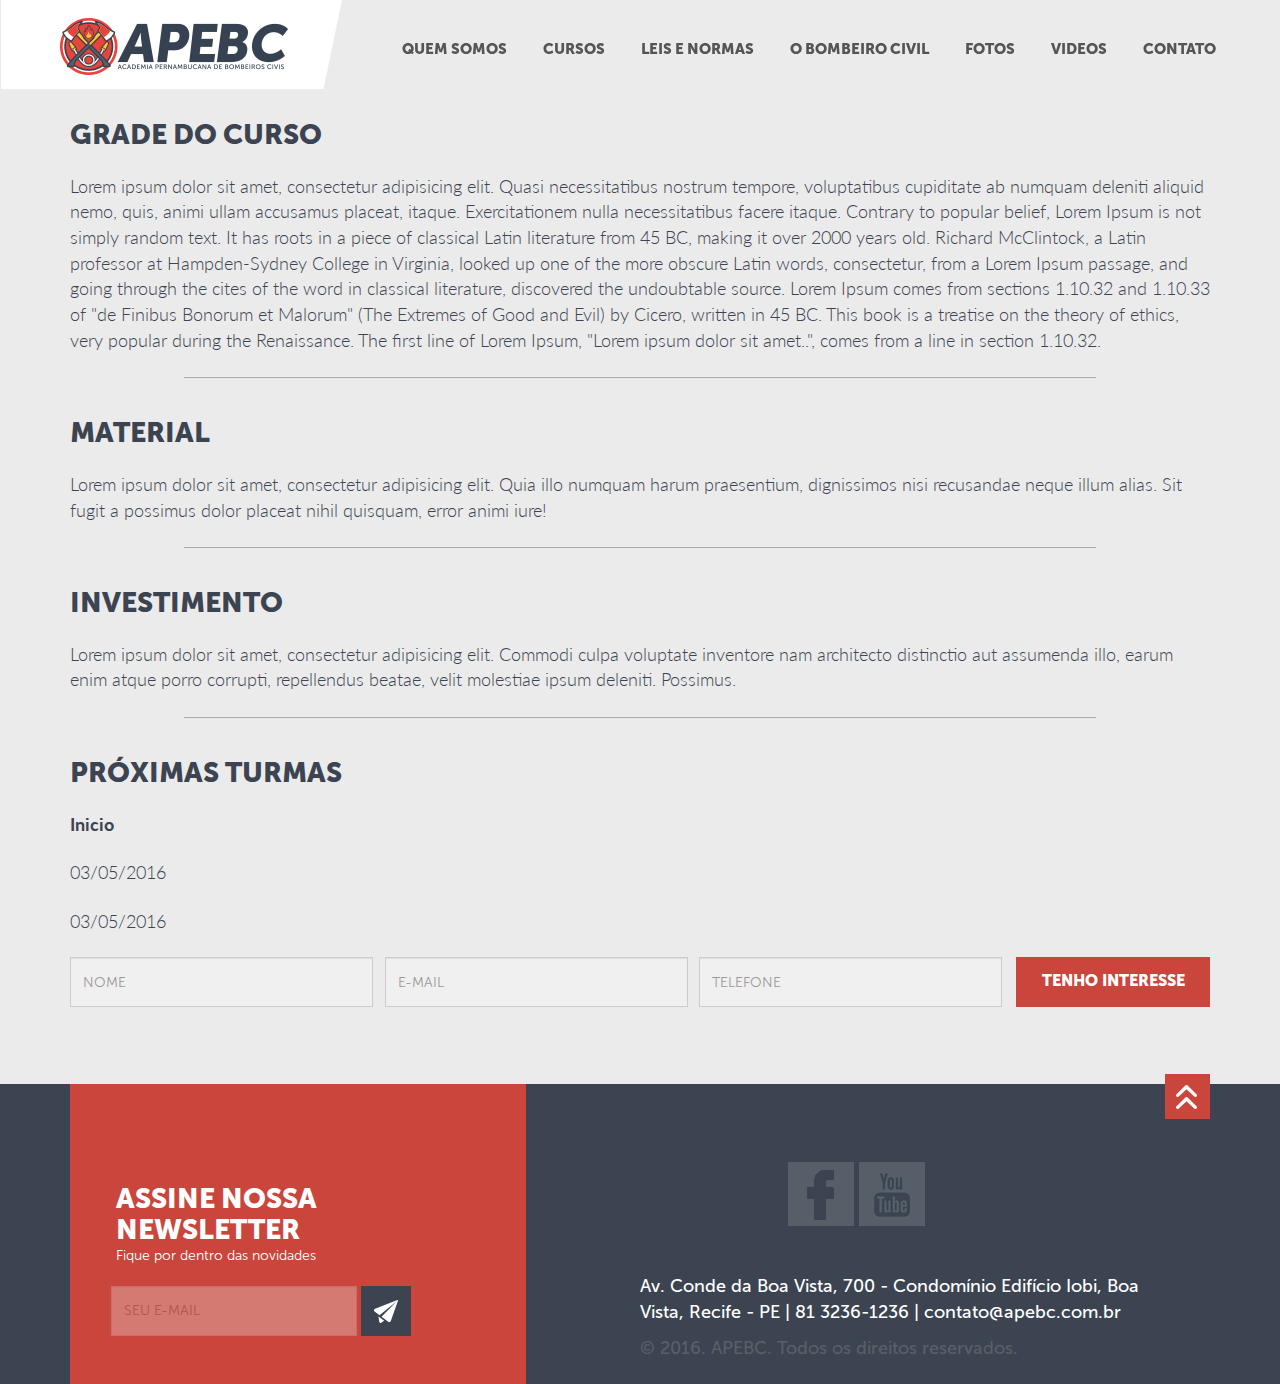
<file: curso.html>
<!doctype html>
<html>
    <head>
    <meta charset="utf-8">
    <meta name="description" content="">
    <meta name="keywords" content="APEBC, Academia Pernambucana de Bombeiros Civis, apebec, Bombeiros, fogo, Pernambuco, urgencia, bombeiro civil, bombeiros civis, Cursos, Curso de bombeiro, primeiros socorros, bombeiro, bombeiros apebec">
    <meta name="viewport" content="width=device-width, initial-scale=1">
    <title>APEBC</title>
    <link rel="stylesheet" href="css/style2.css">
    <link type="text/css" rel="stylesheet" href="css/galeria.css"/>
    <link rel="stylesheet" type="text/css" href="css/default.css"/>  
    <link rel="stylesheet" href="css/bootstrap.css"><!-- versão 3.3.6-->
    <script src="https://ajax.googleapis.com/ajax/libs/jquery/1.11.3/jquery.min.js"></script>
    <script scr="js/bootstrap.js"></script>
    </head>
    <body>
    <header>
        <nav id="header" class=" nav-home navbar navbar-fixed-top">
            <div id="header-container" class="navbar-container">
                <div class="navbar-header">
                    <button type="button" class="navbar-toggle collapsed" data-toggle="collapse" data-target="#navbar" aria-expanded="false" aria-controls="navbar">
                        <span class="sr-only">Toggle navigation</span>
                        <span class="icon-bar"></span>
                        <span class="icon-bar"></span>
                        <span class="icon-bar"></span>
                    </button>
                    <a id="brand" class="navbar-brand logo-home" onclick="rolar_para('.home')" href="index.html"> 
                        <img src="img/logo-bg.png" alt="APEBC - Academica Pernambucana de Bombeiros civis">
                    </a>
                </div>
                <div id="navbar" class="collapse navbar-collapse">
                    <ul class="nav navbar-nav">
                        <li><a href="index.html" onclick="rolar_para('.quem-somos')">
                            QUEM SOMOS
                        </a></li>
                        <li><a href="index.html" onclick="rolar_para('.cursos')">CURSOS</a></li>
                        <li><a href="index.html" onclick="rolar_para('.leis-normas')">LEIS E NORMAS</a></li>
                        <li><a href="index.html" onclick="rolar_para('.bombeiro')">O BOMBEIRO CIVIL</a></li>
                        <li><a href="index.html" onclick="rolar_para('.fotos')">FOTOS</a></li>
                        <li><a href="index.html" onclick="rolar_para('.videos')">VIDEOS</a></li>
                        <li><a href="index.html" onclick="rolar_para('.contato')">CONTATO</a></li>
                    </ul>
                </div><!-- /.nav-collapse -->
            </div><!-- /.container -->
        </nav><!-- /.navbar -->
    </header>

      
    <section class="curso-content">
        <div class="container">
            <div class="infos-curso">
                <h1>Grade do curso</h1>
                <p>Lorem ipsum dolor sit amet, consectetur adipisicing elit. Quasi necessitatibus nostrum tempore, voluptatibus cupiditate ab numquam deleniti aliquid nemo, quis, animi ullam accusamus placeat, itaque. Exercitationem nulla necessitatibus facere itaque.
                Contrary to popular belief, Lorem Ipsum is not simply random text. It has roots in a piece of classical Latin literature from 45 BC, making it over 2000 years old. Richard McClintock, a Latin professor at Hampden-Sydney College in Virginia, looked up one of the more obscure Latin words, consectetur, from a Lorem Ipsum passage, and going through the cites of the word in classical literature, discovered the undoubtable source. Lorem Ipsum comes from sections 1.10.32 and 1.10.33 of "de Finibus Bonorum et Malorum" (The Extremes of Good and Evil) by Cicero, written in 45 BC. This book is a treatise on the theory of ethics, very popular during the Renaissance. The first line of Lorem Ipsum, "Lorem ipsum dolor sit amet..", comes from a line in section 1.10.32.
                </p><hr>
                <h1>Material</h1>
                <p>Lorem ipsum dolor sit amet, consectetur adipisicing elit. Quia illo numquam harum praesentium, dignissimos nisi recusandae neque illum alias. Sit fugit a possimus dolor placeat nihil quisquam, error animi iure!</p><hr>
                <h1>Investimento</h1>
                <p>Lorem ipsum dolor sit amet, consectetur adipisicing elit. Commodi culpa voluptate inventore nam architecto distinctio aut assumenda illo, earum enim atque porro corrupti, repellendus beatae, velit molestiae ipsum deleniti. Possimus.</p><hr>
                <h1>Próximas turmas</h1>
                <p><b>Inicio</b></p>
                <p>03/05/2016</p>
                <p>03/05/2016</p>
            </div>

            <!--<div class="infos-curso">
                <p>Lorem ipsum dolor sit amet, consectetur adipisicing elit. Aut iure quibusdam accusantium enim cum, laboriosam quod quaerat, nesciunt ab totam, quis possimus libero, ratione adipisci nemo ex aspernatur consequuntur amet.</p>
            </div> -->

            <section class="interesse">
                <input type="text" class="form-control entrada nome" id="name" name="nome" placeholder="NOME" required>
                <input type="text" class="form-control entrada email" id="email" name="email" placeholder="E-MAIL" required>
                <input type="text" class="form-control entrada numero" id="address" name="numero" placeholder="TELEFONE" required>

                <button type="button" id="submit" name="submit" class="btn btn-form btn-primary btn-sm pull-right">
                    <p>TENHO INTERESSE</p>
                </button>

            </section>

        </div>
    </section>


    <footer>
        <div class="container">
            <div class="news">
                <h1>assine nossa newsletter</h1>
                <p>Fique por dentro das novidades</p>
                <div class="campo">
                    <input type="text" class="entrada email" id="email" name="email" placeholder="SEU E-MAIL" required>
                    <button type="button" id="submit" name="submit" class="btn btn-form btn-primary btn-sm pull-right">
                        <img src="img/icon-enviar.png" alt="">
                    </button>
                </div>
            </div>
            <a href="" onclick="rolar_para('.home')" class="inicio">
                <img src="img/setas.png" alt="">
            </a>

                <div class="redes-sociais">
                    <a href="https://www.facebook.com/apebctreinamentos" target="_blank" class="fb"></a>
                    <a href="https://www.youtube.com" target="_blank" class="youtube"></a>
                </div>

                <div class="local">
                    <p>Av. Conde da Boa Vista, 700 - Condomínio Edifício Iobi, Boa Vista, Recife - PE | 81 3236-1236 | contato@apebc.com.br</p>

                    <span>© 2016. APEBC. Todos os direitos reservados.</span>
                </div>
        </div>
    </footer>

      <script>
        function rolar_para(elemento) {
          $('html, body').animate({
            scrollTop: $(elemento).offset().top
        }, 1000);
      }
    </script>
        <script>
        $(document).ready(function(){

            var myNavBar = {

                flagAdd: true,

                elements: [],

                init: function (elements) {
                    this.elements = elements;
                },

                add : function() {
                    if(this.flagAdd) {
                        for(var i=0; i < this.elements.length; i++) {
                            document.getElementById(this.elements[i]).className += " fixed-theme";
                        }
                        this.flagAdd = false;
                    }
                },

                remove: function() {
                    for(var i=0; i < this.elements.length; i++) {
                        document.getElementById(this.elements[i]).className =
                        document.getElementById(this.elements[i]).className.replace( /(?:^|\s)fixed-theme(?!\S)/g , '' );
                    }
                    this.flagAdd = true;
                }

            };

            myNavBar.init(  [
                "header",
                "header-container",
                "brand"
                ]);

            function offSetManager(){

                var yOffset = 0;
                var currYOffSet = window.pageYOffset;

                if(yOffset < currYOffSet) {
                    myNavBar.add();
                }
                else if(currYOffSet == yOffset){
                    myNavBar.remove();
                }

            }

            window.onscroll = function(e) {
                offSetManager();
            }

            offSetManager();
        });
    </script>  
      </header>        
    </body>
</html>
</file>
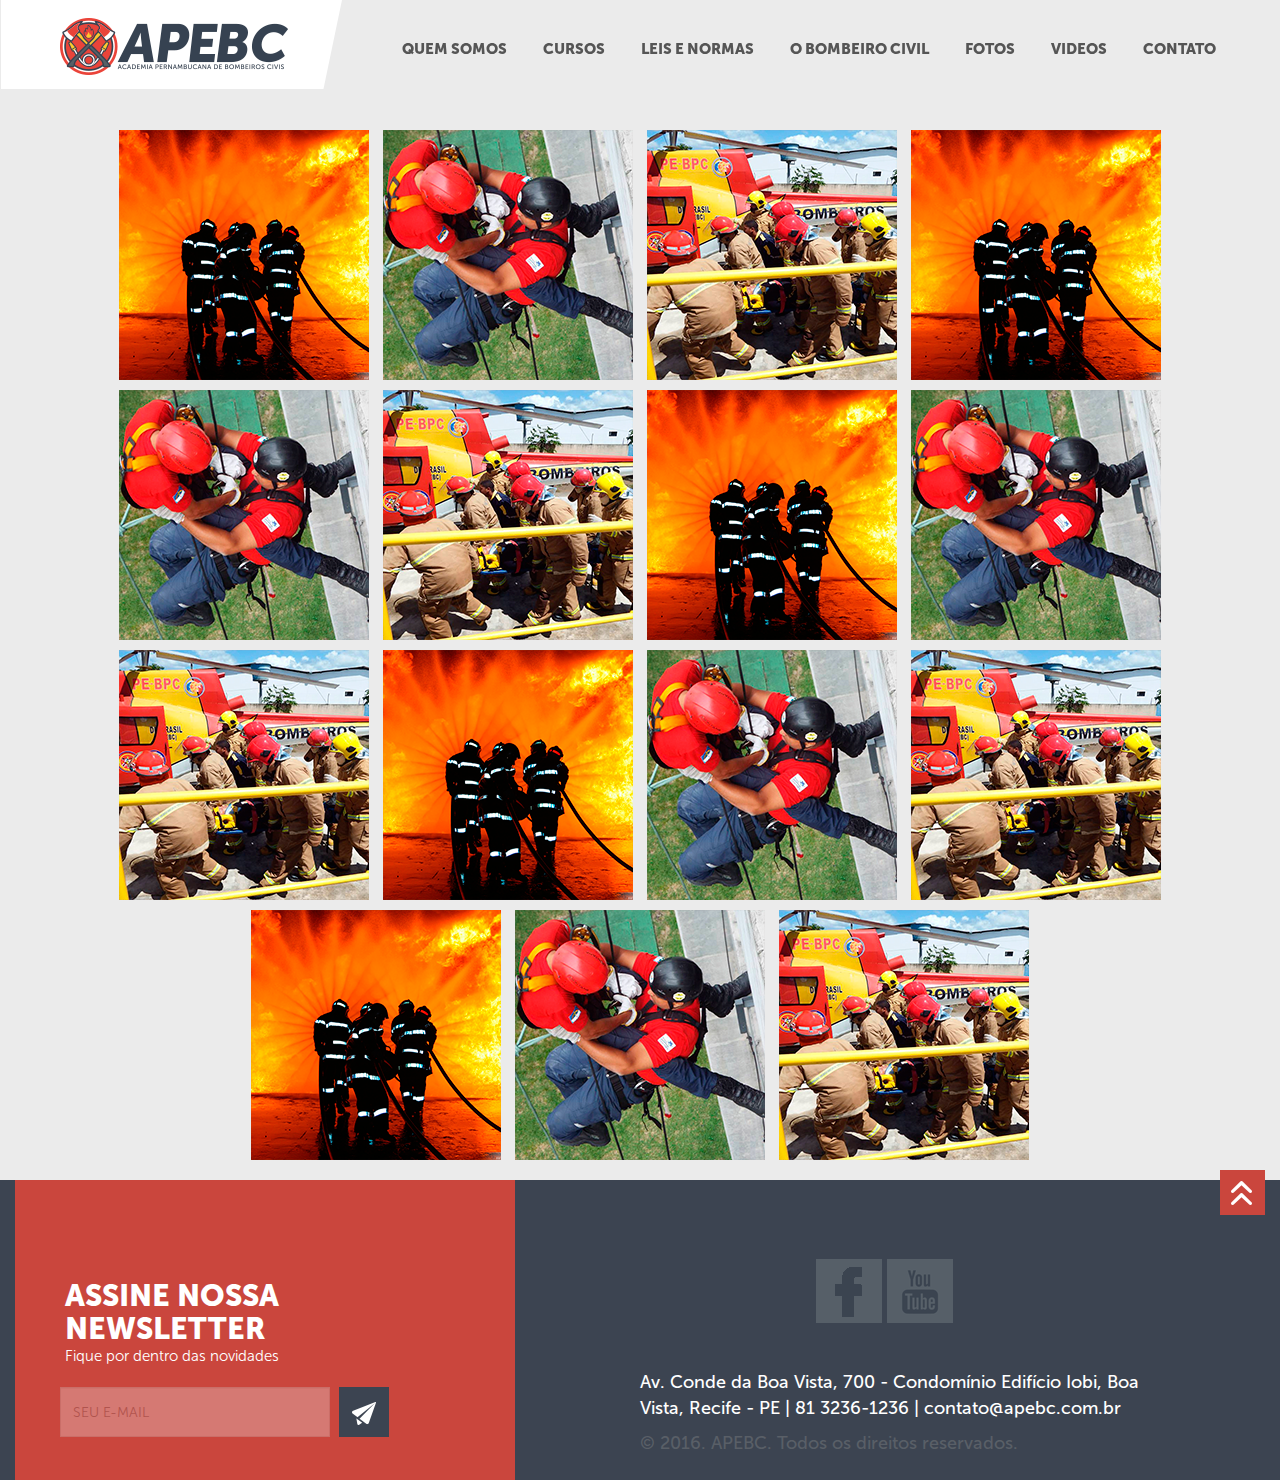
<file: galeria.html>
<!DOCTYPE html>
<html lang="en">
	<head>
		<meta charset="utf-8">
	    <meta name="description" content="">
	    <meta name="keywords" content="APEBC, Academia Pernambucana de Bombeiros Civis, apebec, Bombeiros, fogo, Pernambuco, urgencia, bombeiro civil, bombeiros civis, Cursos, Curso de bombeiro, primeiros socorros, bombeiro, bombeiros apebec">
	    <meta name="viewport" content="width=device-width, initial-scale=1">
	    <title>Galeria - APEBC</title>
		<link rel="stylesheet" href="css/style2.css">    
    	<link rel="stylesheet" href="css/bootstrap.css">
		<link rel="stylesheet" type="text/css" href="css/default.css" />
		<link rel="stylesheet" type="text/css" href="css/component.css" />
		<script src="js/modernizr.custom.min.js"></script>
	</head>
	<body>
		<header>
			<nav id="header" class=" nav-home navbar navbar-fixed-top">
				<div id="header-container" class="navbar-container">
					<div class="navbar-header">
						<button type="button" class="navbar-toggle collapsed" data-toggle="collapse" data-target="#navbar" aria-expanded="false" aria-controls="navbar">
							<span class="sr-only">Toggle navigation</span>
							<span class="icon-bar"></span>
							<span class="icon-bar"></span>
							<span class="icon-bar"></span>
						</button>
						<a id="brand" class="navbar-brand logo-home" onclick="rolar_para('.home')" href="index.html"> 
							<img src="img/logo-bg.png" alt="APEBC - Academica Pernambucana de Bombeiros civis">
						</a>
					</div>
					<div id="navbar" class="collapse navbar-collapse">
						<ul class="nav navbar-nav">
							<li><a href="index.html" onclick="rolar_para('.quem-somos')">
								QUEM SOMOS
							</a></li>
							<li><a href="index.html" onclick="rolar_para('.cursos')">CURSOS</a></li>
							<li><a href="index.html" onclick="rolar_para('.leis-normas')">LEIS E NORMAS</a></li>
							<li><a href="index.html" onclick="rolar_para('.bombeiro')">O BOMBEIRO CIVIL</a></li>
							<li><a href="index.html" onclick="rolar_para('.fotos')">FOTOS</a></li>
							<li><a href="index.html" onclick="rolar_para('.videos')">VIDEOS</a></li>
							<li><a href="index.html" onclick="rolar_para('.contato')">CONTATO</a></li>
						</ul>
					</div><!-- /.nav-collapse -->
				</div><!-- /.container -->
			</nav><!-- /.navbar -->
		</header>
		<div class="container">
			<div class="main">
				<ul id="og-grid" class="og-grid">
					<li>
						<a href="http://cargocollective.com/jaimemartinez/" data-largesrc="img/1.png" data-title="Azuki bean" data-description="Swiss chard pumpkin bunya nuts maize plantain aubergine napa cabbage soko coriander sweet pepper water spinach winter purslane shallot tigernut lentil beetroot.">
							<img src="img/thumbs/1.png" alt="img01"/>
						</a>
					</li>
					<li>
						<a href="http://cargocollective.com/jaimemartinez/" data-largesrc="img/2.png" data-title="Veggies sunt bona vobis" data-description="Komatsuna prairie turnip wattle seed artichoke mustard horseradish taro rutabaga ricebean carrot black-eyed pea turnip greens beetroot yarrow watercress kombu.">
							<img src="img/thumbs/2.png" alt="img02"/>
						</a>
					</li>
					<li>
						<a href="http://cargocollective.com/jaimemartinez/" data-largesrc="img/3.png" data-title="Dandelion horseradish" data-description="Cabbage bamboo shoot broccoli rabe chickpea chard sea lettuce lettuce ricebean artichoke earthnut pea aubergine okra brussels sprout avocado tomato.">
							<img src="img/thumbs/3.png" alt="img03"/>
						</a>
					</li>
					<li>
						<a href="http://cargocollective.com/jaimemartinez/" data-largesrc="img/1.png" data-title="Azuki bean" data-description="Swiss chard pumpkin bunya nuts maize plantain aubergine napa cabbage soko coriander sweet pepper water spinach winter purslane shallot tigernut lentil beetroot.">
							<img src="img/thumbs/1.png" alt="img01"/>
						</a>
					</li>
					<li>
						<a href="http://cargocollective.com/jaimemartinez/" data-largesrc="img/2.png" data-title="Veggies sunt bona vobis" data-description="Komatsuna prairie turnip wattle seed artichoke mustard horseradish taro rutabaga ricebean carrot black-eyed pea turnip greens beetroot yarrow watercress kombu.">
							<img src="img/thumbs/2.png" alt="img02"/>
						</a>
					</li>
					<li>
						<a href="http://cargocollective.com/jaimemartinez/" data-largesrc="img/3.png" data-title="Dandelion horseradish" data-description="Cabbage bamboo shoot broccoli rabe chickpea chard sea lettuce lettuce ricebean artichoke earthnut pea aubergine okra brussels sprout avocado tomato.">
							<img src="img/thumbs/3.png" alt="img03"/>
						</a>
					</li>
					<li>
						<a href="http://cargocollective.com/jaimemartinez/" data-largesrc="img/1.png" data-title="Azuki bean" data-description="Swiss chard pumpkin bunya nuts maize plantain aubergine napa cabbage soko coriander sweet pepper water spinach winter purslane shallot tigernut lentil beetroot.">
							<img src="img/thumbs/1.png" alt="img01"/>
						</a>
					</li>
					<li>
						<a href="http://cargocollective.com/jaimemartinez/" data-largesrc="img/2.png" data-title="Veggies sunt bona vobis" data-description="Komatsuna prairie turnip wattle seed artichoke mustard horseradish taro rutabaga ricebean carrot black-eyed pea turnip greens beetroot yarrow watercress kombu.">
							<img src="img/thumbs/2.png" alt="img02"/>
						</a>
					</li>
					<li>
						<a href="http://cargocollective.com/jaimemartinez/" data-largesrc="img/3.png" data-title="Dandelion horseradish" data-description="Cabbage bamboo shoot broccoli rabe chickpea chard sea lettuce lettuce ricebean artichoke earthnut pea aubergine okra brussels sprout avocado tomato.">
							<img src="img/thumbs/3.png" alt="img03"/>
						</a>
					</li>
					<li>
						<a href="http://cargocollective.com/jaimemartinez/" data-largesrc="img/1.png" data-title="Azuki bean" data-description="Swiss chard pumpkin bunya nuts maize plantain aubergine napa cabbage soko coriander sweet pepper water spinach winter purslane shallot tigernut lentil beetroot.">
							<img src="img/thumbs/1.png" alt="img01"/>
						</a>
					</li>
					<li>
						<a href="http://cargocollective.com/jaimemartinez/" data-largesrc="img/2.png" data-title="Veggies sunt bona vobis" data-description="Komatsuna prairie turnip wattle seed artichoke mustard horseradish taro rutabaga ricebean carrot black-eyed pea turnip greens beetroot yarrow watercress kombu.">
							<img src="img/thumbs/2.png" alt="img02"/>
						</a>
					</li>
					<li>
						<a href="http://cargocollective.com/jaimemartinez/" data-largesrc="img/3.png" data-title="Dandelion horseradish" data-description="Cabbage bamboo shoot broccoli rabe chickpea chard sea lettuce lettuce ricebean artichoke earthnut pea aubergine okra brussels sprout avocado tomato.">
							<img src="img/thumbs/3.png" alt="img03"/>
						</a>
					</li>
					<li>
						<a href="http://cargocollective.com/jaimemartinez/" data-largesrc="img/1.png" data-title="Azuki bean" data-description="Swiss chard pumpkin bunya nuts maize plantain aubergine napa cabbage soko coriander sweet pepper water spinach winter purslane shallot tigernut lentil beetroot.">
							<img src="img/thumbs/1.png" alt="img01"/>
						</a>
					</li>
					<li>
						<a href="http://cargocollective.com/jaimemartinez/" data-largesrc="img/2.png" data-title="Veggies sunt bona vobis" data-description="Komatsuna prairie turnip wattle seed artichoke mustard horseradish taro rutabaga ricebean carrot black-eyed pea turnip greens beetroot yarrow watercress kombu.">
							<img src="img/thumbs/2.png" alt="img02"/>
						</a>
					</li>
					<li>
						<a href="http://cargocollective.com/jaimemartinez/" data-largesrc="img/3.png" data-title="Dandelion horseradish" data-description="Cabbage bamboo shoot broccoli rabe chickpea chard sea lettuce lettuce ricebean artichoke earthnut pea aubergine okra brussels sprout avocado tomato.">
							<img src="img/thumbs/3.png" alt="img03"/>
						</a>
					</li>
					
				</ul>
			</div>
		</div><!-- container galeria -->

		
			
		<footer>
		    <div class="container">
		        <div class="news">
		            <h1>assine nossa newsletter</h1>
		            <p>Fique por dentro das novidades</p>
		            <div class="campo">
		                <input type="text" class="entrada email" id="email" name="email" placeholder="SEU E-MAIL" required>
		                <button type="button" id="submit" name="submit" class="btn btn-form btn-primary btn-sm pull-right">
		                    <img src="img/icon-enviar.png" alt="">
		                </button>
		            </div>
		        </div>
		        <a href="" onclick="rolar_para('.home')" class="inicio">
		            <img src="img/setas.png" alt="">
		        </a>

		            <div class="redes-sociais">
		                <a href="https://www.facebook.com/apebctreinamentos" target="_blank" class="fb"></a>
		                <a href="https://www.youtube.com" target="_blank" class="youtube"></a>
		            </div>

		            <div class="local">
		                <p>Av. Conde da Boa Vista, 700 - Condomínio Edifício Iobi, Boa Vista, Recife - PE | 81 3236-1236 | contato@apebc.com.br</p>

		                <span>© 2016. APEBC. Todos os direitos reservados.</span>
		            </div>
		    </div>
		</footer>
		

		<script src="https://ajax.googleapis.com/ajax/libs/jquery/1.9.1/jquery.min.js"></script>
		<script src="js/grid.js"></script>
		<script>
			$(function() {
				Grid.init();
			});
		</script>
		<script>
        $(document).ready(function(){

            var myNavBar = {

                flagAdd: true,

                elements: [],

                init: function (elements) {
                    this.elements = elements;
                },

                add : function() {
                    if(this.flagAdd) {
                        for(var i=0; i < this.elements.length; i++) {
                            document.getElementById(this.elements[i]).className += " fixed-theme";
                        }
                        this.flagAdd = false;
                    }
                },

                remove: function() {
                    for(var i=0; i < this.elements.length; i++) {
                        document.getElementById(this.elements[i]).className =
                        document.getElementById(this.elements[i]).className.replace( /(?:^|\s)fixed-theme(?!\S)/g , '' );
                    }
                    this.flagAdd = true;
                }

            };

            myNavBar.init(  [
                "header",
                "header-container",
                "brand"
                ]);

            function offSetManager(){

                var yOffset = 0;
                var currYOffSet = window.pageYOffset;

                if(yOffset < currYOffSet) {
                    myNavBar.add();
                }
                else if(currYOffSet == yOffset){
                    myNavBar.remove();
                }

            }

            window.onscroll = function(e) {
                offSetManager();
            }

            offSetManager();
        });
    </script>
	</body>
</html>
</file>
<file: css/style2.css>
*{
	margin: 0;
	padding: 0;
}

@font-face{
	font-family: 'MuseoSans100';
	src: url("fonts/MuseoSans-100.ttf");
}

@font-face{
	font-family: 'MuseoSans300';
	src: url("fonts/MuseoSans-300.ttf");
}

@font-face{
	font-family: 'MuseoSans500';
	src: url("fonts/MuseoSans_500.ttf");
}

@font-face{
	font-family: 'MuseoSans900';
	src: url("fonts/MuseoSans_900.ttf");
}

html,
body {
    overflow-x: hidden; 
}

body {
    padding-top: 100px;
}
footer {
    padding: 30px 0;
}

.navbar-brand {
    font-size: 24px;
}

.navbar-container {
    /*padding: 20px 0 20px 0;*/
}

.navbar-nav {
    margin-top: 10px;
}

.navbar.navbar-fixed-top.fixed-theme {
    background-color: #4f4f4f;
    border-color: #4f4f4f;
    box-shadow: 0 0 5px rgba(0,0,0,.8);
}

.navbar-brand.fixed-theme {
    font-size: 18px;
}

.navbar-container.fixed-theme {
    padding: 0;
}

.navbar-brand.fixed-theme,
.navbar-container.fixed-theme,
.navbar.navbar-fixed-top.fixed-theme,
.navbar-brand,
.navbar-container{
    transition: 0.8s;
    -webkit-transition:  0.8s;
} 	

.home{
	height: 900px;
	background: url(../img/bgM-APEBC.png) no-repeat top center;
	margin-top: -100px;
}

@media only screen and (min-width:1550px){

	.home{
		background: url(../img/bgG-APEBC.png) no-repeat top center;
		height: 1000px;
	}

	.navbar-nav {
	    margin: 20px 0 0 15% !important;
	}

	.texto-header{
		width: 50%;
		color: #fff;
		margin-top: 19%;
		font-size: 100px;
		text-align: left;
		float: left;
		line-height: 100px;
	}

	h1 > span{
		font-size: 28px;
		font-family: "MuseoSans100";
		margin-left: 10px;
	}
}

.nav-home{
	height: 90px;
}

.logo-home{
	width: 327px;
	border-right: 10px solid transparent;
}

.logo-home > img{
	margin-top: -4px;
	margin-left: -3px;
}

.texto{
	margin-top: 0;
	color: #fff;
}

a{
	color: #fff;
	text-decoration: none;
	font-size: 15px;
	font-family: "MuseoSans900";
	border: 3px solid transparent;
}

.fixed-theme a {
    color: #fff;
}

a:hover,
a:focus, 
a:before {
  color: #fff;
  text-decoration: underline;
  background-color: transparent;
}
a:focus {
  outline: thin dotted;
  outline: 5px auto -webkit-focus-ring-color;
  outline-offset: -2px;
}

.nav > li > a:hover,
.nav > li > a:focus,
.nav > li > a:active {
  text-decoration: none;
  background-color: transparent;
  border: 3px solid #ca463d;
  color: #aaa;
}

.texto-header{
	width: 50%;
	color: #fff;
	margin-top: 19%;
	font-size: 100px;
	text-align: left;
	float: left;
	line-height: 100px;
}

h1{
	font-family: "MuseoSans900";
	font-size: 42px;
	float: right;
	text-transform:uppercase;
}

h1 > span{
	font-size: 28px;
	font-family: "MuseoSans100";
	margin-left: 10px;
}

.quem-somos{
	height: 800px;
	background-color: black;
	background-color: #ebebeb;
	color: #3c4451;
}

.quem-somos > .container > .texto-quem > h1{
	font-size: 42px;
	margin-top: 100px;
	padding-bottom: 15px;
	
}

.texto-quem{
	float: left;
	width: 38%;
	margin-top: 100px;
	margin-bottom: 100px;
}

.quem-somos > .container > .texto-quem > p{
	font-family: "MuseoSans500";
	font-size: 18px;
	margin-top: 100px;
}

.quem-somos > .container > .contador{
	float: right;
	width: 380px;
	height: 385px;
	border: 5px solid #ca463d;
	-moz-border-radius: 50px; 
  	-webkit-border-radius: 50px; 
  	border-radius: 190px; 
  	text-align: center;
  	margin-top: 200px;
}

.quem-somos > .container > .contador > img{
	float: right;
	margin-top: -50px;
}

.quem-somos > .container > .contador > h2{
	font-family: "MuseoSans900";
	font-size: 40px;
	text-transform:uppercase;
	color: #ca463d;
	text-align: center;
  	margin: 115px 0 0 0;

}

.quem-somos > .container > .contador > h2 > span {
	font-family: "MuseoSans300";
	font-size: 30px;
	text-transform: none;

}

.quem-somos > .container > .contador > h2 > span > b{
	font-size: 100px;
}

.cursos{
	height: 1100px;
	background-color: #ddd;
}

.cursos > .container > .text-cursos > p{
	font-family: "MuseoSans500";
	font-size: 18px;
	margin-top: 150px;
}

.grid{
	width: 25%;
	height: 300px;
	float: left;
}

.cursos > .container > .grid-cursos > .btn-cursos{
	background-color: #ca463d;
	overflow: hidden;
	float: left;
	width: 300px;
	margin: 32px;
	height: 90px;
	text-align: center;
	padding-top: 30px;
	font-family: "MuseoSans500";
	color: #fff;
	display: inline-block;
	vertical-align: middle;
	-webkit-transform: translateZ(0);
	transform: translateZ(0);
	box-shadow: 0 0 1px rgba(0, 0, 0, 0);
	-webkit-backface-visibility: hidden;
	backface-visibility: hidden;
	-moz-osx-font-smoothing: grayscale;
	position: relative;
	-webkit-transition-property: color;
	transition-property: color;
	-webkit-transition-duration: 0.3s;
	transition-duration: 0.3s;
}

.grid-curso1, .grid-curso2, .grid-curso3, 
.grid-curso4, .grid-curso5, .grid-curso6, .grid-curso7{
	color: #30414D;
	padding: 290px 2% 0 2%;
	text-align: center;
	text-decoration: none;
	font-family: "MuseoSans900";
	font-size: 18px;

}

.grid-curso1:hover, .grid-curso2:hover, .grid-curso3:hover, 
.grid-curso4:hover, .grid-curso5:hover, .grid-curso6:hover, .grid-curso7:hover{
	color: #E65940;
	text-decoration: none;

}

.grid-cursos > .grid-curso1{
	background: url(../img/icon-bombeiro.png) no-repeat center center;
}

.grid-cursos > .grid-curso2{
	background: url(../img/icon-bombeiro-att.png) no-repeat center center;
}

.grid-cursos > .grid-curso3{
	background: url(../img/icon-APH.png) no-repeat center center;
}

.grid-cursos > .grid-curso4{
	background: url(../img/icon-supervisor-NR-35.png) no-repeat center center;
}

.grid-cursos > .grid-curso5{
	background: url(../img/icon-resgate-NR-35.png) no-repeat center center;
	margin-left: 12.5%;
}

.grid-cursos > .grid-curso6{
	background: url(../img/icon-supervisor-confinado.png) no-repeat center center;
}

.grid-cursos > .grid-curso7{
	background: url(../img/icon-heliponto.png) no-repeat center center;
}

.grid-curso5, .grid-curso6, .grid-curso7{
	margin-top: 50px;
}

.leis-normas{
	height: 900px;
	background-color: #ebebeb;

}

.leis-normas > .container > .text-leis{
	font-size: 18px;
	font-family: "MuseoSans500";
	margin-top: 150px;
	margin-bottom: 50px;
}

.leis-normas > .container > .btn-leis{
	background-color: #ca463d;
	overflow: hidden;
	float: left;
	width: 300px;
	margin: 32px;
	height: 90px;
	text-align: center;
	padding-top: 30px;
	font-family: "MuseoSans500";
	color: #fff;
	display: inline-block;
	vertical-align: middle;
	-webkit-transform: translateZ(0);
	transform: translateZ(0);
	box-shadow: 0 0 1px rgba(0, 0, 0, 0);
	-webkit-backface-visibility: hidden;
	backface-visibility: hidden;
	-moz-osx-font-smoothing: grayscale;
	position: relative;
	-webkit-transition-property: color;
	transition-property: color;
	-webkit-transition-duration: 0.3s;
	transition-duration: 0.3s;
}

.btn-leis:before,
.btn-cursos:before {
  content: "";
  position: absolute;
  z-index: -1;
  top: 0;
  bottom: 0;
  left: 0;
  right: 0;
  background: #3c4451;
  -webkit-transform: scaleY(0);
  transform: scaleY(0);
  -webkit-transform-origin: 50%;
  transform-origin: 50%;
  -webkit-transition-property: transform;
  transition-property: transform;
  -webkit-transition-duration: 0.3s;
  transition-duration: 0.3s;
  -webkit-transition-timing-function: ease-out;
  transition-timing-function: ease-out;
}
.btn-leis:hover, .btn-leis:focus, .btn-leis:active,
.btn-cursos:hover, .btn-cursos:focus, .btn-cursos:active {
  color: white;
}
.btn-leis:hover:before, .btn-leis:focus:before, .btn-leis:active:before,
.btn-cursos:hover:before, .btn-cursos:focus:before, .btn-cursos:active:before {
  -webkit-transform: scaleY(1);
  transform: scaleY(1);
}


.bombeiro{
	height: 900px;
	background-color: #ddd;
}

.bombeiro > .container > .header-bombeiro{
	margin: 216px 0 0 0;
	float: left;
	background-color: #ca463d;
	width: 490px;
	background: url(../img/bg-bombeiro.png) no-repeat center center ;       
  }

.bombeiro > .container > .header-bombeiro > img{
	margin-left: 25%;
}

.bombeiro > .container > .text-bombeiro{
	width: 550px;
	float: right;
	margin-top: 90px;

}

.bombeiro > .container > .text-bombeiro > h1{
	font-size: 42px;
}

.bombeiro > .container > .text-bombeiro > p{
	font-family: "MuseoSans300";
	font-size: 16px;
}

.bombeiro > .container > .text-bombeiro > p > span{
	font-family: "MuseoSans500";
}

.fotos{
	height: 900px;
	background-color: #ebebeb; 
}

.fotos > .container > .text-fotos{
	font-family: "MuseoSans500";
	font-size: 18px;
	margin-top: 150px;
}

.fotos > .galeria{
	height: 400px;
	margin: 35px 0.5%;
}

.videos{
	height: 800px;
	background-color: #ebebeb;
	padding-top: 150px;
}

.videos > .container > .text-videos{
	font-family: "MuseoSans500";
	margin-bottom: 30px;
	text-align: center;
	font-size: 18px;
}

.videos{
  height: 1000px;
  background-color: #ddd;
  padding-top: 120px;
}

/*  VIDEO PLAYER CONTAINER
    ############################### */
.vid-container {
	position: relative;
	padding-bottom: 52%;
}

.vid-container iframe,
.vid-container object,
.vid-container embed {
	position: absolute;
	top: 0;
	left: 0;
	width: 100%;
	height: 100%;
}


/*  VIDEOS PLAYLIST 
############################### */
.vid-list-container {
	width: 92%;
	overflow: hidden;
	margin-top: 20px;
	margin-left:4%;
	padding-bottom: 20px;
}

.vid-list {
	width: 1344px;
	position: relative;
	top:0;
	left: 0;
}

.vid-item {
	display: block;
	width: 148px;
	height: 148px;
	float: left;
	margin: 0;
	padding: 10px;
}

.thumb {
	/*position: relative;*/
	overflow:hidden;
	height: 84px;
}

.thumb img {
	width: 100%;
	position: relative;
	top: -13px;
}

.vid-item .desc {
	font-family: "MuseoSans500";
	font-size: 16px;
	text-align: center;
	color: #3c4451;
	margin-top:5px;
}

.vid-item:hover {
	background: #eee;
	cursor: pointer;
}

.arrows {
	position:relative;
	width: 100%;
}

.arrow-left {
	color: #fff;
	position: absolute;
	padding: 15px;
	left: -25px;
	top: -130px;
	z-index: 99;
	cursor: pointer;
}

.arrow-right {
	color: #fff;
	position: absolute;
	padding: 15px;
	right: -25px;
	top: -130px;
	z-index:100;
	cursor: pointer;
}

.arrow-left:hover {
	background: #CC181E;
}

.arrow-right:hover {
	background: #CC181E;
}


@media (max-width: 624px) {
	body {
		margin: 15px;
	}
	.caption {
		margin-top: 40px;
	}
	.vid-list-container {
		padding-bottom: 20px;
	}

	/* reposition left/right arrows */
	.arrows {
		position:relative;
		margin: 0 auto;
		width:96px;
	}
	.arrow-left {
		left: 0;
		top: -17px;
	}

	.arrow-right {
		right: 0;
		top: -17px;
	}
}

.contato{
	background-color: #ddd;
	padding-top: 150px;
}

.container > .form{
	width: 50%;
	float: right;
}
.container > .form > form > input{
	display: block;
    height: 50px;
    padding: 6px 12px;
    margin: 0 0 10px 0;
    font-size: 14px;
    line-height: 1.42857143;
    color: #555;
    background-color: #f1f0f0;
    background-image: none;
    border: 1px solid #ccc;
    font-family: 'MuseoSans300';
    -webkit-box-shadow: inset 0 1px 1px rgba(0, 0, 0, .075);
    box-shadow: inset 0 1px 1px rgba(0, 0, 0, .075);
    -webkit-transition: border-color ease-in-out .15s, -webkit-box-shadow ease-in-out .15s;
    -o-transition: border-color ease-in-out .15s, box-shadow ease-in-out .15s;
    transition: border-color ease-in-out .15s, box-shadow ease-in-out .15s;
}
.container > .form > form > input.nome{
	width: 100%;
}

.container > .form > form > input.email{
	width: 50%;
	float: left;
}

.container > .form > form > input.numero{
	width: 50%;
}

.container > .form > form > .mensagem{
	width: 100%;
	height: 250px;
	background-color: #f1f0f0;
	border: 1px solid #ccc;
	padding: 6px 12px;
	margin: 0 0 10px 0;
	font-family: 'MuseoSans300';
    -webkit-box-shadow: inset 0 1px 1px rgba(0, 0, 0, .075);
    box-shadow: inset 0 1px 1px rgba(0, 0, 0, .075);

}

.container > .form > form > button{
	width: 100%;
	height: 50px;
	border: 2px solid transparent;
	color: #fff;
	font-family: "MuseoSans900";
	font-size: 18px;
	background-color: #ca463d;
	text-transform: uppercase;
}

.container > .form > form > button:hover,
.curso-content > .container > .interesse > button:hover{
	color: #ca463d;
    background-color: transparent;
    border: 2px solid #ca463d;
}

.curso-content{
	background-color: #ebebeb;
}
.curso-content > .container > .interesse{
	margin-bottom: 150px;
}
.curso-content > .container > .interesse > input{
	display: block;
    height: 50px;
    width: 26.6%;
    float: left;	
    padding: 6px 12px;
    margin: 0 1% 10px 0;
    font-size: 14px;
    line-height: 1.42857143;
    color: #555;
    background-color: #f1f0f0;
    background-image: none;
    border: 1px solid #ccc;
    font-family: 'MuseoSans300';
    -webkit-box-shadow: inset 0 1px 1px rgba(0, 0, 0, .075);
    box-shadow: inset 0 1px 1px rgba(0, 0, 0, .075);
    -webkit-transition: border-color ease-in-out .15s, -webkit-box-shadow ease-in-out .15s;
    -o-transition: border-color ease-in-out .15s, box-shadow ease-in-out .15s;
    transition: border-color ease-in-out .15s, box-shadow ease-in-out .15s;
}

.curso-content > .container > .interesse > button{
	width: 17%;
	height: 50px;
	border: 2px solid transparent;
	color: #fff;
	font-family: "MuseoSans900";
	font-size: 16px;
	background-color: #ca463d;
	text-transform: uppercase;
	padding: 10px;
}

.curso-content > .container > .interesse > input.nome,
.curso-content > .container > .interesse > input.email,
.curso-content > .container > .interesse > input.numero,{
	width: 26.6%;
}

.curso-content > .container > .infos-curso > h1{
	width: 100%;
	color: #3c4451;
	margin-bottom: 2%;
}

.curso-content > .container > .infos-curso > h2{
	width: 100%;
	color: #3c4451;
	margin-bottom: 2%;
	font-family: 16px;
}

.curso-content > .container > .infos-curso > p{
	color: #3c4451;
	font-size: 18px;
	margin-bottom: 2%;
}

.curso-content > .container > .infos-curso > ul > li{
	color: #3c4451;
	font-size: 18px;
}

.curso-content > .container > .infos-curso > hr{
	background-color: #aaa;
	height: 1px;
	width: 80%;
	margin-left: 10%;
}

footer{
	height: 300px;
	background-color: #3c4451;
}

footer > .container > .news{
	background-color: #ca463d;
	color: #fff;
	width: 40%;
	height: 300px;
	margin-top: -30px;
}

footer > .container > .news > h1{
	margin: 100px 0 0 10%;
	width: 50%;
	float: left;
}

footer > .container > .news > p{
	margin: 0 0 0 10%;
	font-family: 'MuseoSans300';
	float: left;
}

footer > .container > .news > .campo{
	width: 90%;
}

footer > .container > .news > .campo > input{
	display: block;
	width: 60%;
    height: 50px;
    padding: 6px 12px;
    margin: 20px 0 10px 10%;
    font-size: 14px;
    line-height: 1.42857143;
    color: #555;
    background-color: #f1f0f0;
    background-image: none;
    border: 1px solid #ccc;
    opacity: 0.3;
    float: left;
    font-family: 'MuseoSans300';
    -webkit-box-shadow: inset 0 1px 1px rgba(0, 0, 0, .075);
    box-shadow: inset 0 1px 1px rgba(0, 0, 0, .075);
    -webkit-transition: border-color ease-in-out .15s, -webkit-box-shadow ease-in-out .15s;
    -o-transition: border-color ease-in-out .15s, box-shadow ease-in-out .15s;
    transition: border-color ease-in-out .15s, box-shadow ease-in-out .15s;
}

footer > .container > .news > .campo > button{
	width: 50px;
	border: 2px solid transparent;
	color: #fff;
	font-family: "MuseoSans900";
	font-size: 18px;
	background-color: #3c4451;
	float: left;
	text-transform: uppercase;
	height: 50px;
	margin: 20px 17% 10px 0;
}

footer > .container > a.inicio{
	width: 45px;
	height: 45px;
	background-color: #ca463d;
	float: right;
	margin: -310px 0 0 0;
	padding: 7px 7px;
}

footer > .container > .redes-sociais{
	margin: -200px 25% 0 25%;
	float: right;
	height: 70px;
}

footer > .container > .redes-sociais > a.fb{
	background-image: url(../img/fb-logo.png);
	width: 50px;
	height: 50px;
	padding: 20px 30px;
}

footer > .container > .redes-sociais > a.youtube{
	background-image: url(../img/youtube.png);
	width: 50px;
	height: 50px;
	padding: 20px 30px;
	margin-left: 5px;
}

footer > .container > .local{
	margin: -110px 50%;
	font-family: 'MuseoSans500';
	width: 500px;
	float: left;
	color: #fff;
	font-size: 18px;
}

footer > .container > .local > span{
	color: #595f67;
}
</file>
<file: css/lightgallery.css>
@font-face {
  font-family: 'lg';
  src: url("../fonts/lg.eot?n1z373");
  src: url("../fonts/lg.eot?#iefixn1z373") format("embedded-opentype"), url("../fonts/lg.woff?n1z373") format("woff"), url("../fonts/lg.ttf?n1z373") format("truetype"), url("../fonts/lg.svg?n1z373#lg") format("svg");
  font-weight: normal;
  font-style: normal;
}
.lg-icon {
  font-family: 'lg';
  speak: none;
  font-style: normal;
  font-weight: normal;
  font-variant: normal;
  text-transform: none;
  line-height: 1;
  /* Better Font Rendering =========== */
  -webkit-font-smoothing: antialiased;
  -moz-osx-font-smoothing: grayscale;
}

.lg-actions .lg-next, .lg-actions .lg-prev {
  background-color: rgba(0, 0, 0, 0.45);
  border-radius: 2px;
  color: #999;
  cursor: pointer;
  display: block;
  font-size: 22px;
  margin-top: -10px;
  padding: 8px 10px 9px;
  position: absolute;
  top: 50%;
  z-index: 1080;
}
.lg-actions .lg-next.disabled, .lg-actions .lg-prev.disabled {
  pointer-events: none;
  opacity: 0.5;
}
.lg-actions .lg-next:hover, .lg-actions .lg-prev:hover {
  color: #FFF;
}
.lg-actions .lg-next {
  right: 20px;
}
.lg-actions .lg-next:before {
  content: "\e095";
}
.lg-actions .lg-prev {
  left: 20px;
}
.lg-actions .lg-prev:after {
  content: "\e094";
}

@-webkit-keyframes lg-right-end {
  0% {
    left: 0;
  }
  50% {
    left: -30px;
  }
  100% {
    left: 0;
  }
}
@-moz-keyframes lg-right-end {
  0% {
    left: 0;
  }
  50% {
    left: -30px;
  }
  100% {
    left: 0;
  }
}
@-ms-keyframes lg-right-end {
  0% {
    left: 0;
  }
  50% {
    left: -30px;
  }
  100% {
    left: 0;
  }
}
@keyframes lg-right-end {
  0% {
    left: 0;
  }
  50% {
    left: -30px;
  }
  100% {
    left: 0;
  }
}
@-webkit-keyframes lg-left-end {
  0% {
    left: 0;
  }
  50% {
    left: 30px;
  }
  100% {
    left: 0;
  }
}
@-moz-keyframes lg-left-end {
  0% {
    left: 0;
  }
  50% {
    left: 30px;
  }
  100% {
    left: 0;
  }
}
@-ms-keyframes lg-left-end {
  0% {
    left: 0;
  }
  50% {
    left: 30px;
  }
  100% {
    left: 0;
  }
}
@keyframes lg-left-end {
  0% {
    left: 0;
  }
  50% {
    left: 30px;
  }
  100% {
    left: 0;
  }
}
.lg-outer.lg-right-end .lg-object {
  -webkit-animation: lg-right-end 0.3s;
  -o-animation: lg-right-end 0.3s;
  animation: lg-right-end 0.3s;
  position: relative;
}
.lg-outer.lg-left-end .lg-object {
  -webkit-animation: lg-left-end 0.3s;
  -o-animation: lg-left-end 0.3s;
  animation: lg-left-end 0.3s;
  position: relative;
}

.lg-toolbar {
  z-index: 1082;
  left: 0;
  position: absolute;
  top: 0;
  width: 100%;
  background-color: rgba(0, 0, 0, 0.45);
}
.lg-toolbar .lg-icon {
  color: #999;
  cursor: pointer;
  float: right;
  font-size: 24px;
  height: 47px;
  line-height: 27px;
  padding: 10px 0;
  text-align: center;
  width: 50px;
  text-decoration: none !important;
  outline: medium none;
  -webkit-transition: color 0.2s linear;
  -o-transition: color 0.2s linear;
  transition: color 0.2s linear;
}
.lg-toolbar .lg-icon:hover {
  color: #FFF;
}
.lg-toolbar .lg-close:after {
  content: "\e070";
}
.lg-toolbar .lg-download:after {
  content: "\e0f2";
}

.lg-sub-html {
  background-color: rgba(0, 0, 0, 0.45);
  bottom: 0;
  color: #EEE;
  font-size: 16px;
  left: 0;
  padding: 10px 40px;
  position: fixed;
  right: 0;
  text-align: center;
  z-index: 1080;
}
.lg-sub-html h4 {
  margin: 0;
  font-size: 13px;
  font-weight: bold;
}
.lg-sub-html p {
  font-size: 12px;
  margin: 5px 0 0;
}

#lg-counter {
  color: #999;
  display: inline-block;
  font-size: 16px;
  padding-left: 20px;
  padding-top: 12px;
  vertical-align: middle;
}

.lg-toolbar, .lg-prev, .lg-next {
  opacity: 1;
  -webkit-transition: -webkit-transform 0.35s cubic-bezier(0, 0, 0.25, 1) 0s, opacity 0.35s cubic-bezier(0, 0, 0.25, 1) 0s, color 0.2s linear;
  -moz-transition: -moz-transform 0.35s cubic-bezier(0, 0, 0.25, 1) 0s, opacity 0.35s cubic-bezier(0, 0, 0.25, 1) 0s, color 0.2s linear;
  -o-transition: -o-transform 0.35s cubic-bezier(0, 0, 0.25, 1) 0s, opacity 0.35s cubic-bezier(0, 0, 0.25, 1) 0s, color 0.2s linear;
  transition: transform 0.35s cubic-bezier(0, 0, 0.25, 1) 0s, opacity 0.35s cubic-bezier(0, 0, 0.25, 1) 0s, color 0.2s linear;
}

.lg-hide-items .lg-prev {
  opacity: 0;
  -webkit-transform: translate3d(-10px, 0, 0);
  transform: translate3d(-10px, 0, 0);
}
.lg-hide-items .lg-next {
  opacity: 0;
  -webkit-transform: translate3d(10px, 0, 0);
  transform: translate3d(10px, 0, 0);
}
.lg-hide-items .lg-toolbar {
  opacity: 0;
  -webkit-transform: translate3d(0, -10px, 0);
  transform: translate3d(0, -10px, 0);
}

body:not(.lg-from-hash) .lg-outer.lg-start-zoom .lg-object {
  -webkit-transform: scale3d(0.5, 0.5, 0.5);
  transform: scale3d(0.5, 0.5, 0.5);
  opacity: 0;
  -webkit-transition: -webkit-transform 250ms cubic-bezier(0, 0, 0.25, 1) 0s, opacity 250ms cubic-bezier(0, 0, 0.25, 1) !important;
  -moz-transition: -moz-transform 250ms cubic-bezier(0, 0, 0.25, 1) 0s, opacity 250ms cubic-bezier(0, 0, 0.25, 1) !important;
  -o-transition: -o-transform 250ms cubic-bezier(0, 0, 0.25, 1) 0s, opacity 250ms cubic-bezier(0, 0, 0.25, 1) !important;
  transition: transform 250ms cubic-bezier(0, 0, 0.25, 1) 0s, opacity 250ms cubic-bezier(0, 0, 0.25, 1) !important;
  -webkit-transform-origin: 50% 50%;
  -moz-transform-origin: 50% 50%;
  -ms-transform-origin: 50% 50%;
  transform-origin: 50% 50%;
}
body:not(.lg-from-hash) .lg-outer.lg-start-zoom .lg-item.lg-complete .lg-object {
  -webkit-transform: scale3d(1, 1, 1);
  transform: scale3d(1, 1, 1);
  opacity: 1;
}

.lg-outer .lg-thumb-outer {
  background-color: #0D0A0A;
  bottom: 0;
  position: absolute;
  width: 100%;
  z-index: 1080;
  max-height: 350px;
  -webkit-transform: translate3d(0, 100%, 0);
  transform: translate3d(0, 100%, 0);
  -webkit-transition: -webkit-transform 0.25s cubic-bezier(0, 0, 0.25, 1) 0s;
  -moz-transition: -moz-transform 0.25s cubic-bezier(0, 0, 0.25, 1) 0s;
  -o-transition: -o-transform 0.25s cubic-bezier(0, 0, 0.25, 1) 0s;
  transition: transform 0.25s cubic-bezier(0, 0, 0.25, 1) 0s;
}
.lg-outer .lg-thumb-outer.lg-grab .lg-thumb-item {
  cursor: -webkit-grab;
  cursor: -moz-grab;
  cursor: -o-grab;
  cursor: -ms-grab;
  cursor: grab;
}
.lg-outer .lg-thumb-outer.lg-grabbing .lg-thumb-item {
  cursor: move;
  cursor: -webkit-grabbing;
  cursor: -moz-grabbing;
  cursor: -o-grabbing;
  cursor: -ms-grabbing;
  cursor: grabbing;
}
.lg-outer .lg-thumb-outer.lg-dragging .lg-thumb {
  -webkit-transition-duration: 0s !important;
  transition-duration: 0s !important;
}
.lg-outer.lg-thumb-open .lg-thumb-outer {
  -webkit-transform: translate3d(0, 0%, 0);
  transform: translate3d(0, 0%, 0);
}
.lg-outer .lg-thumb {
  padding: 10px 0;
  height: 100%;
  margin-bottom: -5px;
}
.lg-outer .lg-thumb-item {
  border-radius: 5px;
  cursor: pointer;
  float: left;
  overflow: hidden;
  height: 100%;
  border: 2px solid #FFF;
  border-radius: 4px;
  margin-bottom: 5px;
}
@media (min-width: 1025px) {
  .lg-outer .lg-thumb-item {
    -webkit-transition: border-color 0.25s ease;
    -o-transition: border-color 0.25s ease;
    transition: border-color 0.25s ease;
  }
}
.lg-outer .lg-thumb-item.active, .lg-outer .lg-thumb-item:hover {
  border-color: #a90707;
}
.lg-outer .lg-thumb-item img {
  width: 100%;
  height: 100%;
}
.lg-outer.lg-has-thumb .lg-item {
  padding-bottom: 120px;
}
.lg-outer.lg-can-toggle .lg-item {
  padding-bottom: 0;
}
.lg-outer.lg-pull-caption-up .lg-sub-html {
  -webkit-transition: bottom 0.25s ease;
  -o-transition: bottom 0.25s ease;
  transition: bottom 0.25s ease;
}
.lg-outer.lg-pull-caption-up.lg-thumb-open .lg-sub-html {
  bottom: 100px;
}
.lg-outer .lg-toogle-thumb {
  background-color: #0D0A0A;
  border-radius: 2px 2px 0 0;
  color: #999;
  cursor: pointer;
  font-size: 24px;
  height: 39px;
  line-height: 27px;
  padding: 5px 0;
  position: absolute;
  right: 20px;
  text-align: center;
  top: -39px;
  width: 50px;
}
.lg-outer .lg-toogle-thumb:after {
  content: "\e1ff";
}
.lg-outer .lg-toogle-thumb:hover {
  color: #FFF;
}

.lg-outer .lg-video-cont {
  display: inline-block;
  vertical-align: middle;
  max-width: 1140px;
  max-height: 100%;
  width: 100%;
  padding: 0 5px;
}
.lg-outer .lg-video {
  width: 100%;
  height: 0;
  padding-bottom: 56.25%;
  overflow: hidden;
  position: relative;
}
.lg-outer .lg-video .lg-object {
  display: inline-block;
  position: absolute;
  top: 0;
  left: 0;
  width: 100% !important;
  height: 100% !important;
}
.lg-outer .lg-video .lg-video-play {
  width: 84px;
  height: 59px;
  position: absolute;
  left: 50%;
  top: 50%;
  margin-left: -42px;
  margin-top: -30px;
  z-index: 1080;
  cursor: pointer;
}
.lg-outer .lg-has-vimeo .lg-video-play {
  background: url("../img/vimeo-play.png") no-repeat scroll 0 0 transparent;
}
.lg-outer .lg-has-vimeo:hover .lg-video-play {
  background: url("../img/vimeo-play.png") no-repeat scroll 0 -58px transparent;
}
.lg-outer .lg-has-html5 .lg-video-play {
  background: transparent url("../img/video-play.png") no-repeat scroll 0 0;
  height: 64px;
  margin-left: -32px;
  margin-top: -32px;
  width: 64px;
  opacity: 0.8;
}
.lg-outer .lg-has-html5:hover .lg-video-play {
  opacity: 1;
}
.lg-outer .lg-has-youtube .lg-video-play {
  background: url("../img/youtube-play.png") no-repeat scroll 0 0 transparent;
}
.lg-outer .lg-has-youtube:hover .lg-video-play {
  background: url("../img/youtube-play.png") no-repeat scroll 0 -60px transparent;
}
.lg-outer .lg-video-object {
  width: 100% !important;
  height: 100% !important;
  position: absolute;
  top: 0;
  left: 0;
}
.lg-outer .lg-has-video .lg-video-object {
  visibility: hidden;
}
.lg-outer .lg-has-video.lg-video-playing .lg-object, .lg-outer .lg-has-video.lg-video-playing .lg-video-play {
  display: none;
}
.lg-outer .lg-has-video.lg-video-playing .lg-video-object {
  visibility: visible;
}

.lg-progress-bar {
  background-color: #333;
  height: 5px;
  left: 0;
  position: absolute;
  top: 0;
  width: 100%;
  z-index: 1080;
  opacity: 0;
  -webkit-transition: opacity 0.08s ease 0s;
  -moz-transition: opacity 0.08s ease 0s;
  -o-transition: opacity 0.08s ease 0s;
  transition: opacity 0.08s ease 0s;
}
.lg-progress-bar .lg-progress {
  background-color: #a90707;
  height: 5px;
  width: 0;
}
.lg-progress-bar.lg-start .lg-progress {
  width: 100%;
}
.lg-show-autoplay .lg-progress-bar {
  opacity: 1;
}

.lg-autoplay-button:after {
  content: "\e01d";
}
.lg-show-autoplay .lg-autoplay-button:after {
  content: "\e01a";
}

.lg-outer.lg-css3.lg-zoom-dragging .lg-item.lg-complete.lg-zoomable .lg-img-wrap, .lg-outer.lg-css3.lg-zoom-dragging .lg-item.lg-complete.lg-zoomable .lg-image {
  -webkit-transition-duration: 0s;
  transition-duration: 0s;
}
.lg-outer .lg-item.lg-complete.lg-zoomable .lg-img-wrap {
  -webkit-transition: -webkit-transform 0.3s cubic-bezier(0, 0, 0.25, 1) 0s;
  -moz-transition: -moz-transform 0.3s cubic-bezier(0, 0, 0.25, 1) 0s;
  -o-transition: -o-transform 0.3s cubic-bezier(0, 0, 0.25, 1) 0s;
  transition: transform 0.3s cubic-bezier(0, 0, 0.25, 1) 0s;
  -webkit-transform: translate3d(0, 0, 0);
  transform: translate3d(0, 0, 0);
  -webkit-backface-visibility: hidden;
  -moz-backface-visibility: hidden;
  backface-visibility: hidden;
}
.lg-outer .lg-item.lg-complete.lg-zoomable .lg-image {
  -webkit-transform: scale3d(1, 1, 1);
  transform: scale3d(1, 1, 1);
  -webkit-transition: -webkit-transform 0.3s cubic-bezier(0, 0, 0.25, 1) 0s, opacity 0.15s !important;
  -moz-transition: -moz-transform 0.3s cubic-bezier(0, 0, 0.25, 1) 0s, opacity 0.15s !important;
  -o-transition: -o-transform 0.3s cubic-bezier(0, 0, 0.25, 1) 0s, opacity 0.15s !important;
  transition: transform 0.3s cubic-bezier(0, 0, 0.25, 1) 0s, opacity 0.15s !important;
  -webkit-transform-origin: 0 0;
  -moz-transform-origin: 0 0;
  -ms-transform-origin: 0 0;
  transform-origin: 0 0;
  -webkit-backface-visibility: hidden;
  -moz-backface-visibility: hidden;
  backface-visibility: hidden;
}

#lg-zoom-in:after {
  content: "\e311";
}

#lg-actual-size {
  font-size: 20px;
}
#lg-actual-size:after {
  content: "\e033";
}

#lg-zoom-out {
  opacity: 0.5;
  pointer-events: none;
}
#lg-zoom-out:after {
  content: "\e312";
}
.lg-zoomed #lg-zoom-out {
  opacity: 1;
  pointer-events: auto;
}

.lg-outer .lg-pager-outer {
  bottom: 60px;
  left: 0;
  position: absolute;
  right: 0;
  text-align: center;
  z-index: 1080;
  height: 10px;
}
.lg-outer .lg-pager-outer.lg-pager-hover .lg-pager-cont {
  overflow: visible;
}
.lg-outer .lg-pager-cont {
  cursor: pointer;
  display: inline-block;
  overflow: hidden;
  position: relative;
  vertical-align: top;
  margin: 0 5px;
}
.lg-outer .lg-pager-cont:hover .lg-pager-thumb-cont {
  opacity: 1;
  -webkit-transform: translate3d(0, 0, 0);
  transform: translate3d(0, 0, 0);
}
.lg-outer .lg-pager-cont.lg-pager-active .lg-pager {
  box-shadow: 0 0 0 2px white inset;
}
.lg-outer .lg-pager-thumb-cont {
  background-color: #fff;
  color: #FFF;
  bottom: 100%;
  height: 83px;
  left: 0;
  margin-bottom: 20px;
  margin-left: -60px;
  opacity: 0;
  padding: 5px;
  position: absolute;
  width: 120px;
  border-radius: 3px;
  -webkit-transition: opacity 0.15s ease 0s, -webkit-transform 0.15s ease 0s;
  -moz-transition: opacity 0.15s ease 0s, -moz-transform 0.15s ease 0s;
  -o-transition: opacity 0.15s ease 0s, -o-transform 0.15s ease 0s;
  transition: opacity 0.15s ease 0s, transform 0.15s ease 0s;
  -webkit-transform: translate3d(0, 5px, 0);
  transform: translate3d(0, 5px, 0);
}
.lg-outer .lg-pager-thumb-cont img {
  width: 100%;
  height: 100%;
}
.lg-outer .lg-pager {
  background-color: rgba(255, 255, 255, 0.5);
  border-radius: 50%;
  box-shadow: 0 0 0 8px rgba(255, 255, 255, 0.7) inset;
  display: block;
  height: 12px;
  -webkit-transition: box-shadow 0.3s ease 0s;
  -o-transition: box-shadow 0.3s ease 0s;
  transition: box-shadow 0.3s ease 0s;
  width: 12px;
}
.lg-outer .lg-pager:hover, .lg-outer .lg-pager:focus {
  box-shadow: 0 0 0 8px white inset;
}
.lg-outer .lg-caret {
  border-left: 10px solid transparent;
  border-right: 10px solid transparent;
  border-top: 10px dashed;
  bottom: -10px;
  display: inline-block;
  height: 0;
  left: 50%;
  margin-left: -5px;
  position: absolute;
  vertical-align: middle;
  width: 0;
}

.lg-fullscreen:after {
  content: "\e20c";
}
.lg-fullscreen-on .lg-fullscreen:after {
  content: "\e20d";
}

.group {
  *zoom: 1;
}

.group:before, .group:after {
  display: table;
  content: "";
  line-height: 0;
}

.group:after {
  clear: both;
}

.lg-outer {
  width: 100%;
  height: 100%;
  position: fixed;
  top: 0;
  left: 0;
  z-index: 1050;
  opacity: 0;
  -webkit-transition: opacity 0.15s ease 0s;
  -o-transition: opacity 0.15s ease 0s;
  transition: opacity 0.15s ease 0s;
}
.lg-outer * {
  -webkit-box-sizing: border-box;
  -moz-box-sizing: border-box;
  box-sizing: border-box;
}
.lg-outer.lg-visible {
  opacity: 1;
}
.lg-outer.lg-css3 .lg-item.lg-prev-slide, .lg-outer.lg-css3 .lg-item.lg-next-slide, .lg-outer.lg-css3 .lg-item.lg-current {
  -webkit-transition-duration: inherit !important;
  transition-duration: inherit !important;
  -webkit-transition-timing-function: inherit !important;
  transition-timing-function: inherit !important;
}
.lg-outer.lg-css3.lg-dragging .lg-item.lg-prev-slide, .lg-outer.lg-css3.lg-dragging .lg-item.lg-next-slide, .lg-outer.lg-css3.lg-dragging .lg-item.lg-current {
  -webkit-transition-duration: 0s !important;
  transition-duration: 0s !important;
  opacity: 1;
}
.lg-outer.lg-grab img.lg-object {
  cursor: -webkit-grab;
  cursor: -moz-grab;
  cursor: -o-grab;
  cursor: -ms-grab;
  cursor: grab;
}
.lg-outer.lg-grabbing img.lg-object {
  cursor: move;
  cursor: -webkit-grabbing;
  cursor: -moz-grabbing;
  cursor: -o-grabbing;
  cursor: -ms-grabbing;
  cursor: grabbing;
}
.lg-outer .lg {
  height: 100%;
  width: 100%;
  position: relative;
  overflow: hidden;
  margin-left: auto;
  margin-right: auto;
  max-width: 100%;
  max-height: 100%;
}
.lg-outer .lg-inner {
  width: 100%;
  height: 100%;
  position: absolute;
  left: 0;
  top: 0;
  white-space: nowrap;
}
.lg-outer .lg-item {
  background: url("../img/loading.gif") no-repeat scroll center center transparent;
  display: none !important;
}
.lg-outer.lg-css3 .lg-prev-slide, .lg-outer.lg-css3 .lg-current, .lg-outer.lg-css3 .lg-next-slide {
  display: inline-block !important;
}
.lg-outer.lg-css .lg-current {
  display: inline-block !important;
}
.lg-outer .lg-item, .lg-outer .lg-img-wrap {
  display: inline-block;
  text-align: center;
  position: absolute;
  width: 100%;
  height: 100%;
}
.lg-outer .lg-item:before, .lg-outer .lg-img-wrap:before {
  content: "";
  display: inline-block;
  height: 50%;
  width: 1px;
  margin-right: -1px;
}
.lg-outer .lg-img-wrap {
  position: static;
  padding: 0 5px;
}
.lg-outer .lg-item.lg-complete {
  background-image: none;
}
.lg-outer .lg-item.lg-current {
  z-index: 1060;
}
.lg-outer .lg-image {
  display: inline-block;
  vertical-align: middle;
  max-width: 100%;
  max-height: 100%;
  width: auto !important;
  height: auto !important;
}
.lg-outer.lg-show-after-load .lg-item .lg-object, .lg-outer.lg-show-after-load .lg-item .lg-video-play {
  opacity: 0;
  -webkit-transition: opacity 0.15s ease 0s;
  -o-transition: opacity 0.15s ease 0s;
  transition: opacity 0.15s ease 0s;
}
.lg-outer.lg-show-after-load .lg-item.lg-complete .lg-object, .lg-outer.lg-show-after-load .lg-item.lg-complete .lg-video-play {
  opacity: 1;
}
.lg-outer .lg-empty-html {
  display: none;
}
.lg-outer.lg-hide-download #lg-download {
  display: none;
}

.lg-backdrop {
  position: fixed;
  top: 0;
  left: 0;
  right: 0;
  bottom: 0;
  z-index: 1040;
  background-color: #000;
  opacity: 0;
  -webkit-transition: opacity 0.15s ease 0s;
  -o-transition: opacity 0.15s ease 0s;
  transition: opacity 0.15s ease 0s;
}
.lg-backdrop.in {
  opacity: 1;
}

.lg-css3.lg-no-trans .lg-prev-slide, .lg-css3.lg-no-trans .lg-next-slide, .lg-css3.lg-no-trans .lg-current {
  -webkit-transition: none 0s ease 0s !important;
  -moz-transition: none 0s ease 0s !important;
  -o-transition: none 0s ease 0s !important;
  transition: none 0s ease 0s !important;
}
.lg-css3.lg-use-css3 .lg-item {
  -webkit-backface-visibility: hidden;
  -moz-backface-visibility: hidden;
  backface-visibility: hidden;
}
.lg-css3.lg-use-left .lg-item {
  -webkit-backface-visibility: hidden;
  -moz-backface-visibility: hidden;
  backface-visibility: hidden;
}
.lg-css3.lg-fade .lg-item {
  opacity: 0;
}
.lg-css3.lg-fade .lg-item.lg-current {
  opacity: 1;
}
.lg-css3.lg-fade .lg-item.lg-prev-slide, .lg-css3.lg-fade .lg-item.lg-next-slide, .lg-css3.lg-fade .lg-item.lg-current {
  -webkit-transition: opacity 0.1s ease 0s;
  -moz-transition: opacity 0.1s ease 0s;
  -o-transition: opacity 0.1s ease 0s;
  transition: opacity 0.1s ease 0s;
}
.lg-css3.lg-slide.lg-use-css3 .lg-item {
  opacity: 0;
}
.lg-css3.lg-slide.lg-use-css3 .lg-item.lg-prev-slide {
  -webkit-transform: translate3d(-100%, 0, 0);
  transform: translate3d(-100%, 0, 0);
}
.lg-css3.lg-slide.lg-use-css3 .lg-item.lg-next-slide {
  -webkit-transform: translate3d(100%, 0, 0);
  transform: translate3d(100%, 0, 0);
}
.lg-css3.lg-slide.lg-use-css3 .lg-item.lg-current {
  -webkit-transform: translate3d(0, 0, 0);
  transform: translate3d(0, 0, 0);
  opacity: 1;
}
.lg-css3.lg-slide.lg-use-css3 .lg-item.lg-prev-slide, .lg-css3.lg-slide.lg-use-css3 .lg-item.lg-next-slide, .lg-css3.lg-slide.lg-use-css3 .lg-item.lg-current {
  -webkit-transition: -webkit-transform 1s cubic-bezier(0, 0, 0.25, 1) 0s, opacity 0.1s ease 0s;
  -moz-transition: -moz-transform 1s cubic-bezier(0, 0, 0.25, 1) 0s, opacity 0.1s ease 0s;
  -o-transition: -o-transform 1s cubic-bezier(0, 0, 0.25, 1) 0s, opacity 0.1s ease 0s;
  transition: transform 1s cubic-bezier(0, 0, 0.25, 1) 0s, opacity 0.1s ease 0s;
}
.lg-css3.lg-slide.lg-use-left .lg-item {
  opacity: 0;
  position: absolute;
  left: 0;
}
.lg-css3.lg-slide.lg-use-left .lg-item.lg-prev-slide {
  left: -100%;
}
.lg-css3.lg-slide.lg-use-left .lg-item.lg-next-slide {
  left: 100%;
}
.lg-css3.lg-slide.lg-use-left .lg-item.lg-current {
  left: 0;
  opacity: 1;
}
.lg-css3.lg-slide.lg-use-left .lg-item.lg-prev-slide, .lg-css3.lg-slide.lg-use-left .lg-item.lg-next-slide, .lg-css3.lg-slide.lg-use-left .lg-item.lg-current {
  -webkit-transition: left 1s cubic-bezier(0, 0, 0.25, 1) 0s, opacity 0.1s ease 0s;
  -moz-transition: left 1s cubic-bezier(0, 0, 0.25, 1) 0s, opacity 0.1s ease 0s;
  -o-transition: left 1s cubic-bezier(0, 0, 0.25, 1) 0s, opacity 0.1s ease 0s;
  transition: left 1s cubic-bezier(0, 0, 0.25, 1) 0s, opacity 0.1s ease 0s;
}
</file>
<file: css/galeria.css>
body{
   background-color: #152836
 }
 .demo-gallery > ul {
  margin-bottom: 0;
}
.demo-gallery > ul > .foto1{
                /*float: left;
                margin-bottom: 15px;
                margin-right: 20px;
                width: 200px;*/
                width: 50%;
                height: 405px;
                float: left;
              }

              .demo-gallery > ul > .foto2{
                width: 49.2%;
                height: 200px;
                float: left;
              }
              
              .demo-gallery > ul > .foto3{
                width: 24.4%;
                height: 200px;
                float: left;
              }

              .demo-gallery > ul > .foto4{
                width: 24.4%;
                height: 200px;
                float: left;
              }




              .demo-gallery > ul > li a {
                display: block;
                overflow: hidden;
                position: relative;
                float: left;
              }
              .demo-gallery > ul > li a > img {
                -webkit-transition: -webkit-transform 0.15s ease 0s;
                -moz-transition: -moz-transform 0.15s ease 0s;
                -o-transition: -o-transform 0.15s ease 0s;
                transition: transform 0.15s ease 0s;
                -webkit-transform: scale3d(1, 1, 1);
                transform: scale3d(1, 1, 1);
              /*height: 30%;
              width: 100%;*/
            }
            .demo-gallery > ul > li a:hover > img {
              -webkit-transform: scale3d(1.1, 1.1, 1.1);
              transform: scale3d(1.1, 1.1, 1.1);
            }
            .demo-gallery > ul > li a:hover .demo-gallery-poster > img {
              opacity: 1;
            }
            .demo-gallery > ul > li a .demo-gallery-poster {
              background-color: rgba(0, 0, 0, 0.1);
              bottom: 0;
              left: 0;
              position: absolute;
              right: 0;
              top: 0;
              -webkit-transition: background-color 0.15s ease 0s;
              -o-transition: background-color 0.15s ease 0s;
              transition: background-color 0.15s ease 0s;
            }
            .demo-gallery > ul > li a .demo-gallery-poster > img {
              
              margin-left: -10px;
              margin-top: -10px;
              opacity: 0;
              position: absolute;
              top: 50%;
              -webkit-transition: opacity 0.3s ease 0s;
              -o-transition: opacity 0.3s ease 0s;
              transition: opacity 0.3s ease 0s;
            }

            .demo-gallery > ul > .foto1 a .demo-gallery-poster > img{
              left: 50%;
            }

            .demo-gallery > ul > .foto2 a .demo-gallery-poster > img{
              left: 50%;
              top: 100px;
            }

            .demo-gallery > ul > .foto3 a .demo-gallery-poster > img,
            .demo-gallery > ul > .foto4 a .demo-gallery-poster > img{
              left: 45%;
            }

            .fotos > .btn-fotos{
              width: 110px;
              height: 40px;
              border: 2px solid #3c4451;
              color: #3c4451;
              font-family: "MuseoSans900";
              font-size: 18px;
              margin: 150px 48%;
              background-color: transparent;
              text-transform: uppercase;
            }

            .fotos > .btn-fotos:hover{
              color: #fff;
              background-color: #3c4451;
            }

            .demo-gallery > ul > li a:hover .demo-gallery-poster {
              background-color: rgba(0, 0, 0, 0.5);
            }
            .demo-gallery .justified-gallery > a > img {
              -webkit-transition: -webkit-transform 0.15s ease 0s;
              -moz-transition: -moz-transform 0.15s ease 0s;
              -o-transition: -o-transform 0.15s ease 0s;
              transition: transform 0.15s ease 0s;
              -webkit-transform: scale3d(1, 1, 1);
              transform: scale3d(1, 1, 1);
              height: 100%;
              width: 100%;
            }
            .demo-gallery .justified-gallery > a:hover > img {
              -webkit-transform: scale3d(1.1, 1.1, 1.1);
              transform: scale3d(1.1, 1.1, 1.1);
            }
            .demo-gallery .justified-gallery > a:hover .demo-gallery-poster > img {
              opacity: 1;
            }
            .demo-gallery .justified-gallery > a .demo-gallery-poster {
              background-color: rgba(0, 0, 0, 0.1);
              bottom: 0;
              left: 0;
              position: absolute;
              right: 0;
              top: 0;
              -webkit-transition: background-color 0.15s ease 0s;
              -o-transition: background-color 0.15s ease 0s;
              transition: background-color 0.15s ease 0s;
            }
            .demo-gallery .justified-gallery > a .demo-gallery-poster > img {
              left: 50%;
              margin-left: -10px;
              margin-top: -10px;
              opacity: 0;
              position: absolute;
              top: 50%;
              -webkit-transition: opacity 0.3s ease 0s;
              -o-transition: opacity 0.3s ease 0s;
              transition: opacity 0.3s ease 0s;
            }
            .demo-gallery .justified-gallery > a:hover .demo-gallery-poster {
              background-color: rgba(0, 0, 0, 0.5);
            }
            .demo-gallery .video .demo-gallery-poster img {
              height: 48px;
              margin-left: -24px;
              margin-top: -24px;
              opacity: 0.8;
              width: 48px;
            }
            .demo-gallery.dark > ul > li a {
              border: 3px solid #04070a;
            }
            .home .demo-gallery {
              padding-bottom: 80px;
              } }
/* GALERIA */

.og-grid {
  list-style: none;
  padding: 20px 0;
  margin: 0 auto;
  text-align: center;
  width: 100%;
}

.og-grid li {
  display: inline-block;
  margin: 10px 5px 0 5px;
  vertical-align: top;
  height: 250px;
}

.og-grid li > a,
.og-grid li > a img {
  border: none;
  outline: none;
  display: block;
  position: relative;
}

.og-grid li.og-expanded > a::after {
  top: auto;
  border: solid transparent;
  content: " ";
  height: 0;
  width: 0;
  position: absolute;
  pointer-events: none;
  border-bottom-color: #ddd;
  border-width: 15px;
  left: 50%;
  margin: -20px 0 0 -15px;
}

.og-expander {
  position: absolute;
  background: #ddd;
  top: auto;
  left: 0;
  width: 100%;
  margin-top: 10px;
  text-align: left;
  height: 0;
  overflow: hidden;
}

.og-expander-inner {
  padding: 50px 30px;
  height: 100%;
}

.og-close {
  position: absolute;
  width: 40px;
  height: 40px;
  top: 20px;
  right: 20px;
  cursor: pointer;
}

.og-close::before,
.og-close::after {
  content: '';
  position: absolute;
  width: 100%;
  top: 50%;
  height: 1px;
  background: #888;
  -webkit-transform: rotate(45deg);
  -moz-transform: rotate(45deg);
  transform: rotate(45deg);
}

.og-close::after {
  -webkit-transform: rotate(-45deg);
  -moz-transform: rotate(-45deg);
  transform: rotate(-45deg);
}

.og-close:hover::before,
.og-close:hover::after {
  background: #333;
}

.og-fullimg,
.og-details {
  width: 50%;
  float: left;
  height: 100%;
  overflow: hidden;
  position: relative;
}

.og-details {
  padding: 0 40px 0 20px;
}

.og-fullimg {
  text-align: center;
}

.og-fullimg img {
  display: inline-block;
  max-height: 100%;
  max-width: 100%;
}

.og-details h3 {
  font-weight: 300;
  font-size: 52px;
  padding: 40px 0 10px;
  margin-bottom: 10px;
}

.og-details p {
  font-weight: 400;
  font-size: 16px;
  line-height: 22px;
  color: #999;
}

.og-details a {
  font-weight: 700;
  font-size: 16px;
  color: #333;
  text-transform: uppercase;
  letter-spacing: 2px;
  padding: 10px 20px;
  border: 3px solid #333;
  display: inline-block;
  margin: 30px 0 0;
  outline: none;
}

.og-details a::before {
  content: '\2192';
  display: inline-block;
  margin-right: 10px;
}

.og-details a:hover {
  border-color: #999;
  color: #999;
}

.og-loading {
  width: 20px;
  height: 20px;
  border-radius: 50%;
  background: #ddd;
  box-shadow: 0 0 1px #ccc, 15px 30px 1px #ccc, -15px 30px 1px #ccc;
  position: absolute;
  top: 50%;
  left: 50%;
  margin: -25px 0 0 -25px;
  -webkit-animation: loader 0.5s infinite ease-in-out both;
  -moz-animation: loader 0.5s infinite ease-in-out both;
  animation: loader 0.5s infinite ease-in-out both;
}

@-webkit-keyframes loader {
  0% { background: #ddd; }
  33% { background: #ccc; box-shadow: 0 0 1px #ccc, 15px 30px 1px #ccc, -15px 30px 1px #ddd; }
  66% { background: #ccc; box-shadow: 0 0 1px #ccc, 15px 30px 1px #ddd, -15px 30px 1px #ccc; }
}

@-moz-keyframes loader {
  0% { background: #ddd; }
  33% { background: #ccc; box-shadow: 0 0 1px #ccc, 15px 30px 1px #ccc, -15px 30px 1px #ddd; }
  66% { background: #ccc; box-shadow: 0 0 1px #ccc, 15px 30px 1px #ddd, -15px 30px 1px #ccc; }
}

@keyframes loader {
  0% { background: #ddd; }
  33% { background: #ccc; box-shadow: 0 0 1px #ccc, 15px 30px 1px #ccc, -15px 30px 1px #ddd; }
  66% { background: #ccc; box-shadow: 0 0 1px #ccc, 15px 30px 1px #ddd, -15px 30px 1px #ccc; }
}

@media screen and (max-width: 830px) {

  .og-expander h3 { font-size: 32px; }
  .og-expander p { font-size: 13px; }
  .og-expander a { font-size: 12px; }

}

@media screen and (max-width: 650px) {

  .og-fullimg { display: none; }
  .og-details { float: none; width: 100%; }
  
}
</file>
<file: css/default.css>
/* General Demo Style */
@import url(http://fonts.googleapis.com/css?family=Lato:300,400,700);

html { height: 100%; }

*,
*:after,
*:before {
	-webkit-box-sizing: border-box;
	-moz-box-sizing: border-box;
	box-sizing: border-box;
	padding: 0;
	margin: 0;
}

/* Clearfix hack by Nicolas Gallagher: http://nicolasgallagher.com/micro-clearfix-hack/ */
.clearfix:before,
.clearfix:after {
    content: " ";
    display: table;
}

.clearfix:after {
    clear: both;
}

.clearfix {
    *zoom: 1;
}

body {
    font-family: 'Lato', Calibri, Arial, sans-serif;
    background: #ebebeb;
    font-weight: 300;
    font-size: 15px;
    color: #333;
    overflow: scroll;
    overflow-x: hidden;
}

a {
	color: #555;
	text-decoration: none;
}

.container {
	width: 100%;
	position: relative;
}

.container > header {
	width: 90%;
	max-width: 1240px;
	margin: 0 auto;
	position: relative;
	padding: 0 30px 50px 30px;
}

.container > header {
	padding: 60px 30px 50px;
	text-align: center;
}

.container > header h1 {
	font-size: 34px;
	line-height: 38px;
	margin: 0 auto;
	font-weight: 700;
	color: #333;
}

.container > header h1 span {
	display: block;
	font-size: 20px;
	font-weight: 300;
}

.main > p {
	text-align: center;
	padding: 50px 20px;
}

/* Header Style */
.codrops-top {
	line-height: 24px;
	font-size: 11px;
	background: #fff;
	background: rgba(255, 255, 255, 0.5);
	text-transform: uppercase;
	z-index: 9999;
	position: relative;
	box-shadow: 1px 0px 2px rgba(0,0,0,0.2);
}

.codrops-top a {
	padding: 0px 10px;
	letter-spacing: 1px;
	color: #333;
	display: inline-block;
}

.codrops-top a:hover {
	background: rgba(255,255,255,0.8);
	color: #000;
}

.codrops-top span.right {
	float: right;
}

.codrops-top span.right a {
	float: left;
	display: block;
}
</file>
<file: css/component.css>
.og-grid {
	list-style: none;
	padding: 20px 0;
	margin: 0 auto;
	text-align: center;
	width: 100%;
}

.og-grid li {
	display: inline-block;
	margin: 10px 5px 0 5px;
	vertical-align: top;
	height: 250px;
}

.og-grid li > a,
.og-grid li > a img {
	border: none;
	outline: none;
	display: block;
	position: relative;
}

.og-grid li.og-expanded > a::after {
	top: auto;
	border: solid transparent;
	content: " ";
	height: 0;
	width: 0;
	position: absolute;
	pointer-events: none;
	border-bottom-color: #ddd;
	border-width: 15px;
	left: 50%;
	margin: -20px 0 0 -15px;
}

.og-expander {
	position: absolute;
	background: #ddd;
	top: auto;
	left: 0;
	width: 100%;
	margin-top: 10px;
	text-align: left;
	height: 0;
	overflow: hidden;
}

.og-expander-inner {
	padding: 50px 30px;
	height: 100%;
}

.og-close {
	position: absolute;
	width: 40px;
	height: 40px;
	top: 20px;
	right: 20px;
	cursor: pointer;
}

.og-close::before,
.og-close::after {
	content: '';
	position: absolute;
	width: 100%;
	top: 50%;
	height: 1px;
	background: #888;
	-webkit-transform: rotate(45deg);
	-moz-transform: rotate(45deg);
	transform: rotate(45deg);
}

.og-close::after {
	-webkit-transform: rotate(-45deg);
	-moz-transform: rotate(-45deg);
	transform: rotate(-45deg);
}

.og-close:hover::before,
.og-close:hover::after {
	background: #333;
}

.og-fullimg,
.og-details {
	width: 50%;
	float: left;
	height: 100%;
	overflow: hidden;
	position: relative;
}

.og-details {
	padding: 0 40px 0 20px;
}

.og-fullimg {
	text-align: center;
}

.og-fullimg img {
	display: inline-block;
	max-height: 100%;
	max-width: 100%;
}

.og-details h3 {
	font-weight: 300;
	font-size: 52px;
	padding: 40px 0 10px;
	margin-bottom: 10px;
}

.og-details p {
	font-weight: 400;
	font-size: 16px;
	line-height: 22px;
	color: #999;
}

.og-details a {
	font-weight: 700;
	font-size: 16px;
	color: #333;
	text-transform: uppercase;
	letter-spacing: 2px;
	padding: 10px 20px;
	border: 3px solid #333;
	display: inline-block;
	margin: 30px 0 0;
	outline: none;
}

.og-details a::before {
	content: '\2192';
	display: inline-block;
	margin-right: 10px;
}

.og-details a:hover {
	border-color: #999;
	color: #999;
}

.og-loading {
	width: 20px;
	height: 20px;
	border-radius: 50%;
	background: #ddd;
	box-shadow: 0 0 1px #ccc, 15px 30px 1px #ccc, -15px 30px 1px #ccc;
	position: absolute;
	top: 50%;
	left: 50%;
	margin: -25px 0 0 -25px;
	-webkit-animation: loader 0.5s infinite ease-in-out both;
	-moz-animation: loader 0.5s infinite ease-in-out both;
	animation: loader 0.5s infinite ease-in-out both;
}

@-webkit-keyframes loader {
	0% { background: #ddd; }
	33% { background: #ccc; box-shadow: 0 0 1px #ccc, 15px 30px 1px #ccc, -15px 30px 1px #ddd; }
	66% { background: #ccc; box-shadow: 0 0 1px #ccc, 15px 30px 1px #ddd, -15px 30px 1px #ccc; }
}

@-moz-keyframes loader {
	0% { background: #ddd; }
	33% { background: #ccc; box-shadow: 0 0 1px #ccc, 15px 30px 1px #ccc, -15px 30px 1px #ddd; }
	66% { background: #ccc; box-shadow: 0 0 1px #ccc, 15px 30px 1px #ddd, -15px 30px 1px #ccc; }
}

@keyframes loader {
	0% { background: #ddd; }
	33% { background: #ccc; box-shadow: 0 0 1px #ccc, 15px 30px 1px #ccc, -15px 30px 1px #ddd; }
	66% { background: #ccc; box-shadow: 0 0 1px #ccc, 15px 30px 1px #ddd, -15px 30px 1px #ccc; }
}

@media screen and (max-width: 830px) {

	.og-expander h3 { font-size: 32px; }
	.og-expander p { font-size: 13px; }
	.og-expander a { font-size: 12px; }

}

@media screen and (max-width: 650px) {

	.og-fullimg { display: none; }
	.og-details { float: none; width: 100%; }
	
}
</file>
